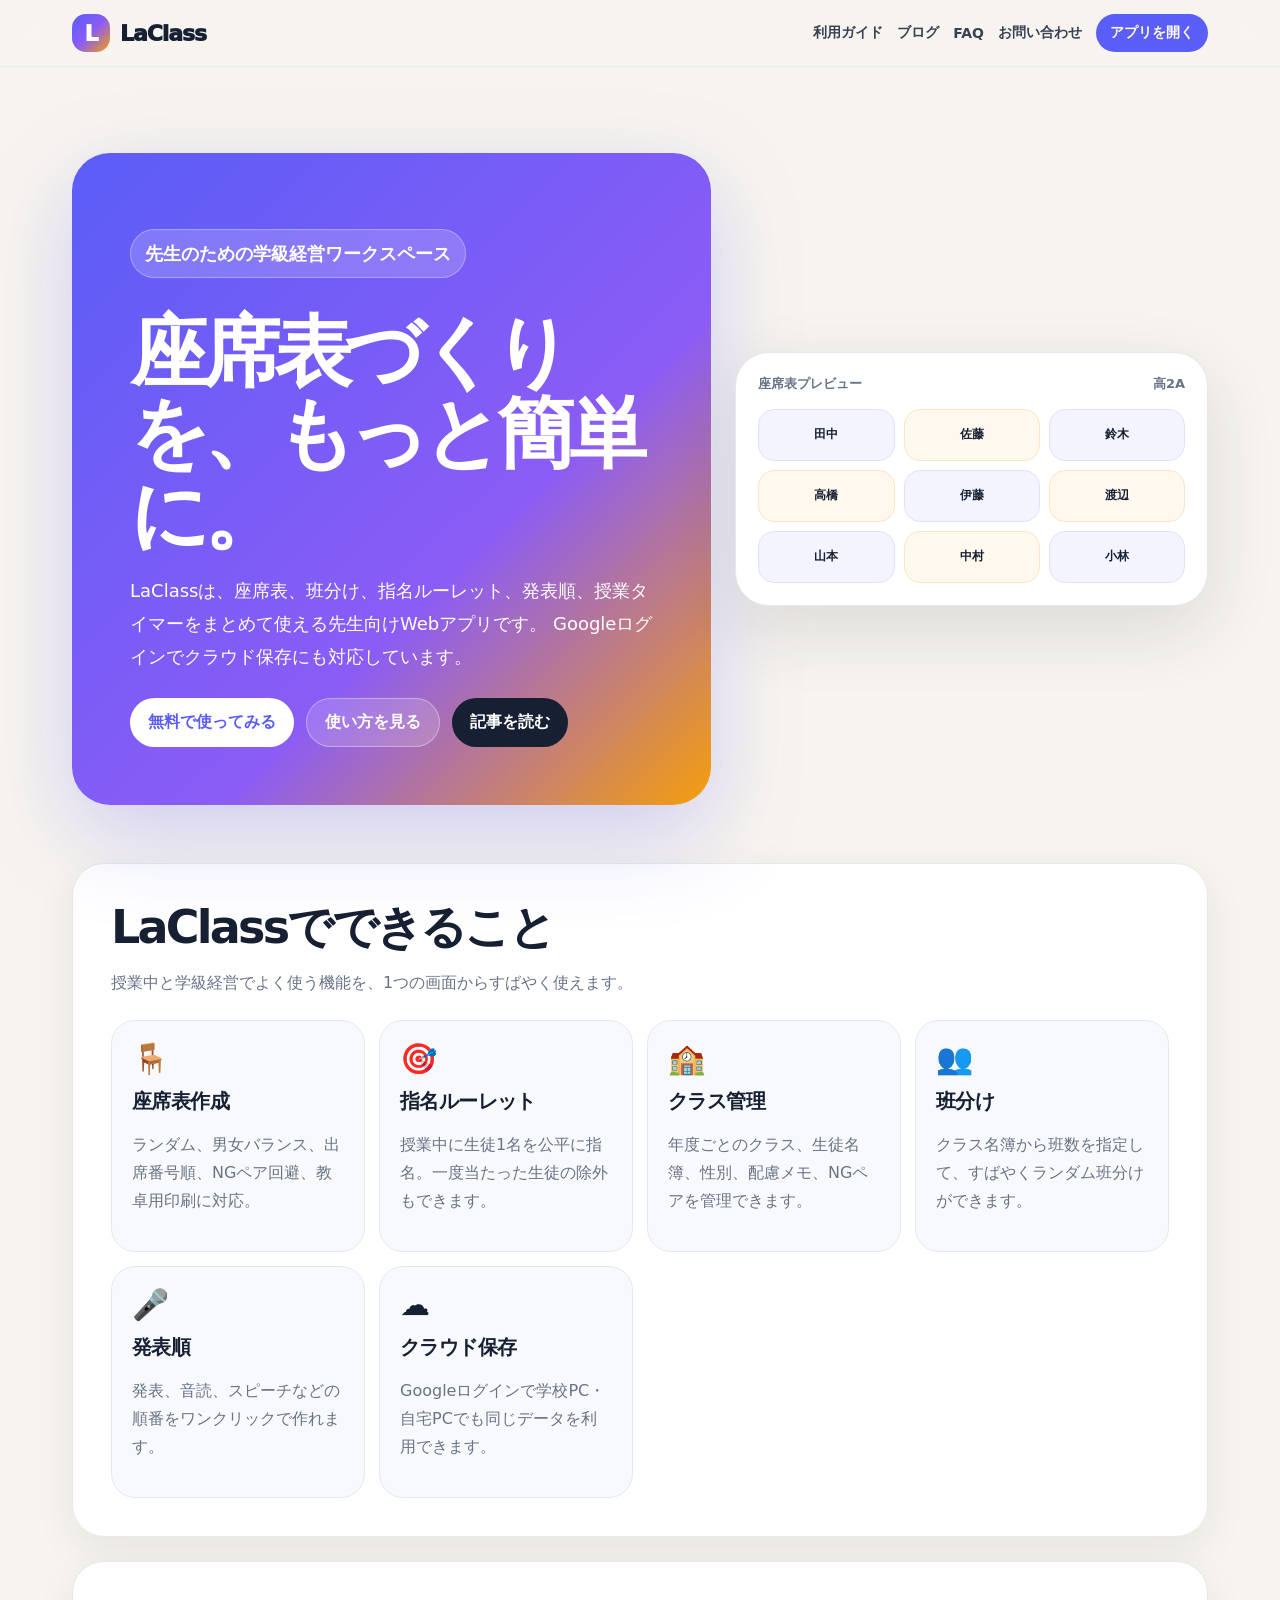
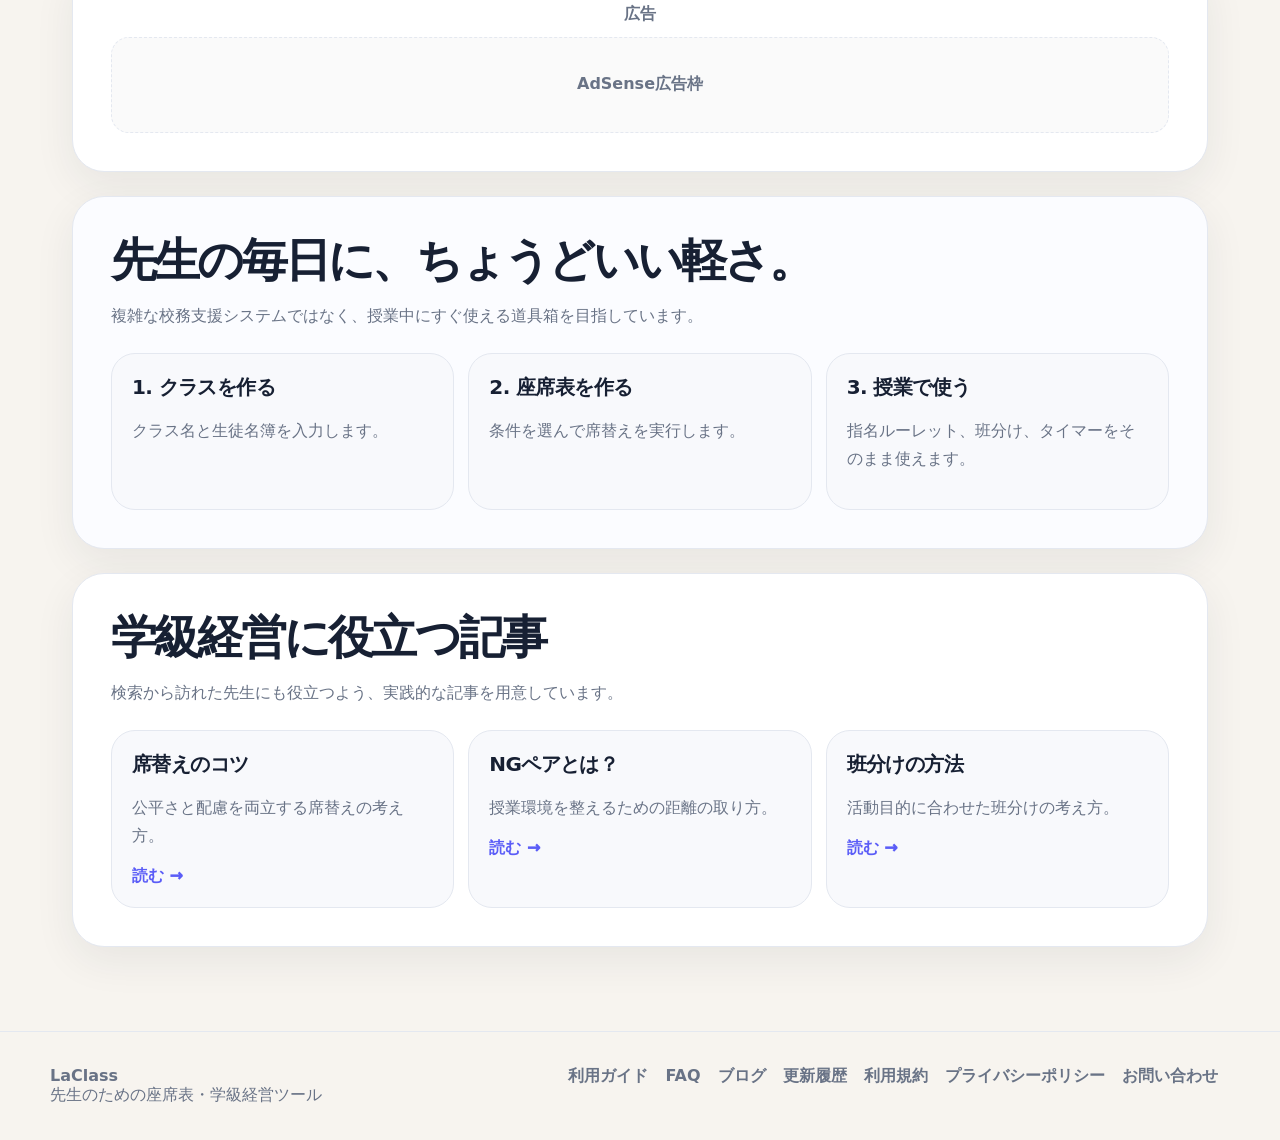
<file: index.html>
<!DOCTYPE html>
<html lang="ja">
<head>
  <meta charset="UTF-8" />
  <meta name="viewport" content="width=device-width, initial-scale=1.0" />

  <title>LaClass｜先生のための座席表・学級経営ツール</title>
  <meta name="description" content="LaClass（ラクラス）は、座席表、班分け、指名ルーレット、発表順、授業タイマーをまとめて使える先生向けWebアプリです。Googleログインとクラウド保存に対応しています。" />
  <meta name="google-site-verification" content="ここにSearch Consoleの認証コード" />
  <meta property="og:title" content="LaClass｜先生のための座席表・学級経営ツール" />
  <meta property="og:description" content="座席表、班分け、指名ルーレット、発表順、授業タイマーをブラウザで簡単に使える先生向けツール。" />
  <meta property="og:type" content="website" />
  <meta name="theme-color" content="#5b5df7" />

  <!-- AdSense審査通過後、ここに広告コードを貼ります。 -->

  <link rel="stylesheet" href="style.css" />
</head>
<body class="marketing-page">
  <header class="public-header">
    <nav class="public-nav">
      <a class="public-brand" href="index.html">
        <span class="brand-mark">L</span>
        <span>LaClass</span>
      </a>
      <div class="public-links">
        <a href="guide.html">利用ガイド</a>
        <a href="blog.html">ブログ</a>
        <a href="faq.html">FAQ</a>
        <a href="contact.html">お問い合わせ</a>
        <a href="app.html" class="nav-cta">アプリを開く</a>
      </div>
    </nav>
  </header>

  <main class="public-main">
    <section class="marketing-hero">
      <div class="marketing-hero-card">
        <p class="badge">先生のための学級経営ワークスペース</p>
        <h1>座席表づくりを、もっと簡単に。</h1>
        <p>
          LaClassは、座席表、班分け、指名ルーレット、発表順、授業タイマーをまとめて使える先生向けWebアプリです。
          Googleログインでクラウド保存にも対応しています。
        </p>
        <div class="hero-actions">
          <a class="primary" href="app.html">無料で使ってみる</a>
          <a class="outline" href="guide.html">使い方を見る</a>
          <a class="dark" href="blog.html">記事を読む</a>
        </div>
      </div>

      <div class="preview-panel">
        <div class="preview-top">
          <span>座席表プレビュー</span>
          <span>高2A</span>
        </div>
        <div class="preview-grid">
          <div class="preview-seat">田中</div>
          <div class="preview-seat">佐藤</div>
          <div class="preview-seat">鈴木</div>
          <div class="preview-seat">高橋</div>
          <div class="preview-seat">伊藤</div>
          <div class="preview-seat">渡辺</div>
          <div class="preview-seat">山本</div>
          <div class="preview-seat">中村</div>
          <div class="preview-seat">小林</div>
        </div>
      </div>
    </section>

    <section class="public-section">
      <h2>LaClassでできること</h2>
      <p>授業中と学級経営でよく使う機能を、1つの画面からすばやく使えます。</p>

      <div class="feature-grid">
        <div class="feature-card"><div class="icon">🪑</div><h3>座席表作成</h3><p>ランダム、男女バランス、出席番号順、NGペア回避、教卓用印刷に対応。</p></div>
        <div class="feature-card"><div class="icon">🎯</div><h3>指名ルーレット</h3><p>授業中に生徒1名を公平に指名。一度当たった生徒の除外もできます。</p></div>
        <div class="feature-card"><div class="icon">🏫</div><h3>クラス管理</h3><p>年度ごとのクラス、生徒名簿、性別、配慮メモ、NGペアを管理できます。</p></div>
        <div class="feature-card"><div class="icon">👥</div><h3>班分け</h3><p>クラス名簿から班数を指定して、すばやくランダム班分けができます。</p></div>
        <div class="feature-card"><div class="icon">🎤</div><h3>発表順</h3><p>発表、音読、スピーチなどの順番をワンクリックで作れます。</p></div>
        <div class="feature-card"><div class="icon">☁️</div><h3>クラウド保存</h3><p>Googleログインで学校PC・自宅PCでも同じデータを利用できます。</p></div>
      </div>
    </section>

    <section class="public-section ad-section">
      <p class="ad-label">広告</p>
      <div class="ad-placeholder">AdSense広告枠</div>
    </section>

    <section class="public-section soft">
      <h2>先生の毎日に、ちょうどいい軽さ。</h2>
      <p>複雑な校務支援システムではなく、授業中にすぐ使える道具箱を目指しています。</p>

      <div class="steps-grid">
        <div class="step-card"><h3>1. クラスを作る</h3><p>クラス名と生徒名簿を入力します。</p></div>
        <div class="step-card"><h3>2. 座席表を作る</h3><p>条件を選んで席替えを実行します。</p></div>
        <div class="step-card"><h3>3. 授業で使う</h3><p>指名ルーレット、班分け、タイマーをそのまま使えます。</p></div>
      </div>
    </section>

    <section class="public-section">
      <h2>学級経営に役立つ記事</h2>
      <p>検索から訪れた先生にも役立つよう、実践的な記事を用意しています。</p>

      <div class="article-grid">
        <div class="article-card"><h3>席替えのコツ</h3><p>公平さと配慮を両立する席替えの考え方。</p><a href="blog/seating.html">読む →</a></div>
        <div class="article-card"><h3>NGペアとは？</h3><p>授業環境を整えるための距離の取り方。</p><a href="blog/ngpair.html">読む →</a></div>
        <div class="article-card"><h3>班分けの方法</h3><p>活動目的に合わせた班分けの考え方。</p><a href="blog/groups.html">読む →</a></div>
      </div>
    </section>
  </main>

  <footer class="public-footer">
    <div class="public-footer-inner">
      <div>
        <strong>LaClass</strong><br>
        <span>先生のための座席表・学級経営ツール</span>
      </div>
      <div>
        <a href="guide.html">利用ガイド</a>
        <a href="faq.html">FAQ</a>
        <a href="blog.html">ブログ</a>
        <a href="updates.html">更新履歴</a>
        <a href="terms.html">利用規約</a>
        <a href="privacy.html">プライバシーポリシー</a>
        <a href="contact.html">お問い合わせ</a>
      </div>
    </div>
  </footer>
</body>
</html>
</file>
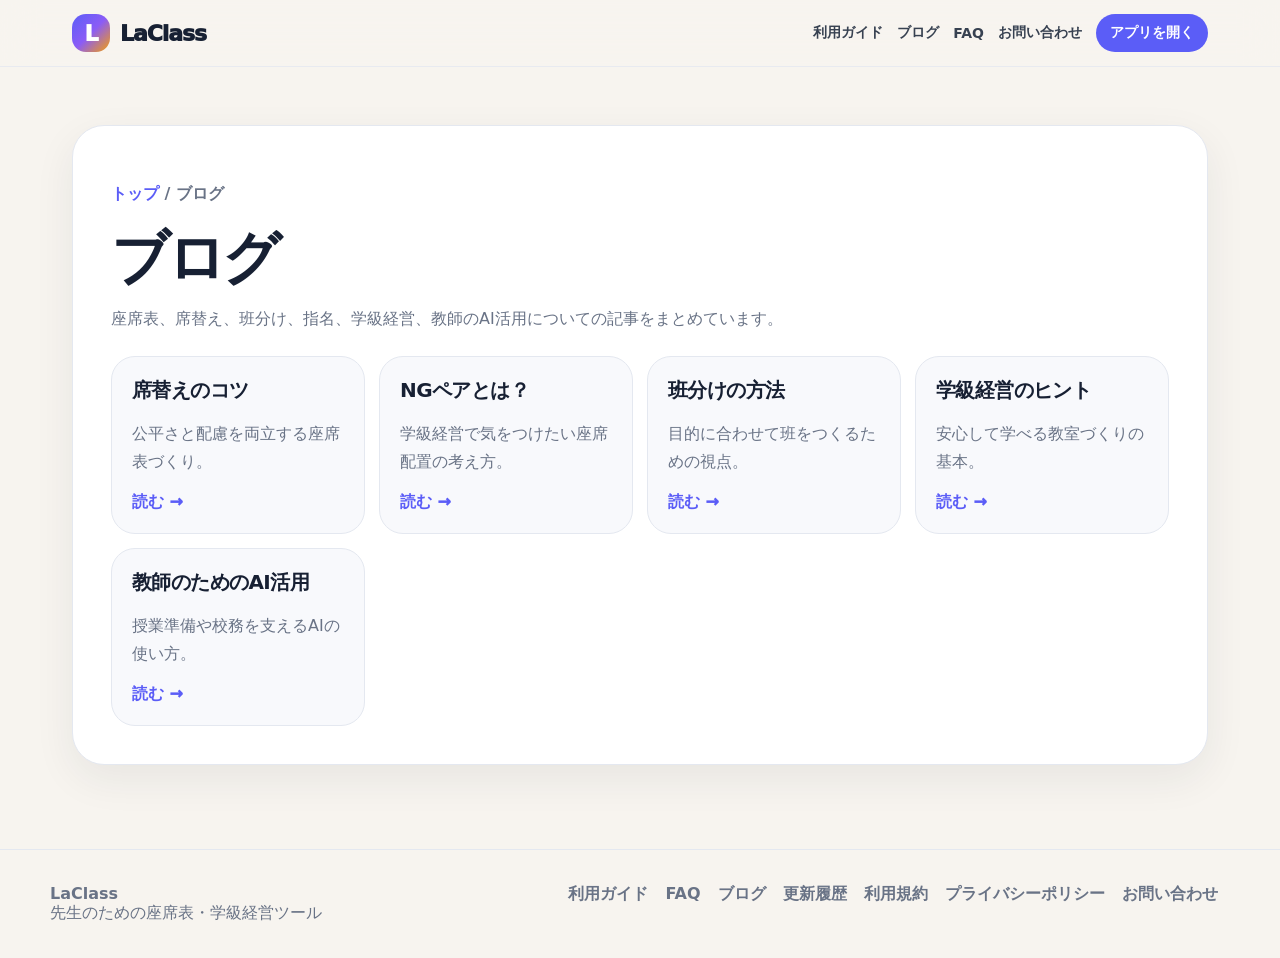
<file: blog.html>
<!DOCTYPE html>
<html lang="ja">
<head>
  <meta charset="UTF-8" />
  <meta name="viewport" content="width=device-width, initial-scale=1.0" />
  <title>ブログ｜LaClass</title>
  <meta name="description" content="席替え、班分け、指名、学級経営、教師のAI活用についての記事一覧です。" />
  <link rel="stylesheet" href="style.css" />
</head>
<body class="marketing-page">
  <header class="public-header">
    <nav class="public-nav">
      <a class="public-brand" href="index.html"><span class="brand-mark">L</span><span>LaClass</span></a>
      <div class="public-links">
        <a href="guide.html">利用ガイド</a>
        <a href="blog.html">ブログ</a>
        <a href="faq.html">FAQ</a>
        <a href="contact.html">お問い合わせ</a>
        <a href="app.html" class="nav-cta">アプリを開く</a>
      </div>
    </nav>
  </header>
  <main class="public-main">
    <section class="public-section"><p class="breadcrumb"><a href="index.html">トップ</a> / ブログ</p><h1>ブログ</h1><p>座席表、席替え、班分け、指名、学級経営、教師のAI活用についての記事をまとめています。</p><div class="article-grid"><div class="article-card"><h3>席替えのコツ</h3><p>公平さと配慮を両立する座席表づくり。</p><a href="blog/seating.html">読む →</a></div><div class="article-card"><h3>NGペアとは？</h3><p>学級経営で気をつけたい座席配置の考え方。</p><a href="blog/ngpair.html">読む →</a></div><div class="article-card"><h3>班分けの方法</h3><p>目的に合わせて班をつくるための視点。</p><a href="blog/groups.html">読む →</a></div><div class="article-card"><h3>学級経営のヒント</h3><p>安心して学べる教室づくりの基本。</p><a href="blog/classroom.html">読む →</a></div><div class="article-card"><h3>教師のためのAI活用</h3><p>授業準備や校務を支えるAIの使い方。</p><a href="blog/ai.html">読む →</a></div></div></section>
  </main>
  <footer class="public-footer">
    <div class="public-footer-inner">
      <div><strong>LaClass</strong><br><span>先生のための座席表・学級経営ツール</span></div>
      <div>
        <a href="guide.html">利用ガイド</a>
        <a href="faq.html">FAQ</a>
        <a href="blog.html">ブログ</a>
        <a href="updates.html">更新履歴</a>
        <a href="terms.html">利用規約</a>
        <a href="privacy.html">プライバシーポリシー</a>
        <a href="contact.html">お問い合わせ</a>
      </div>
    </div>
  </footer>
</body>
</html>
</file>
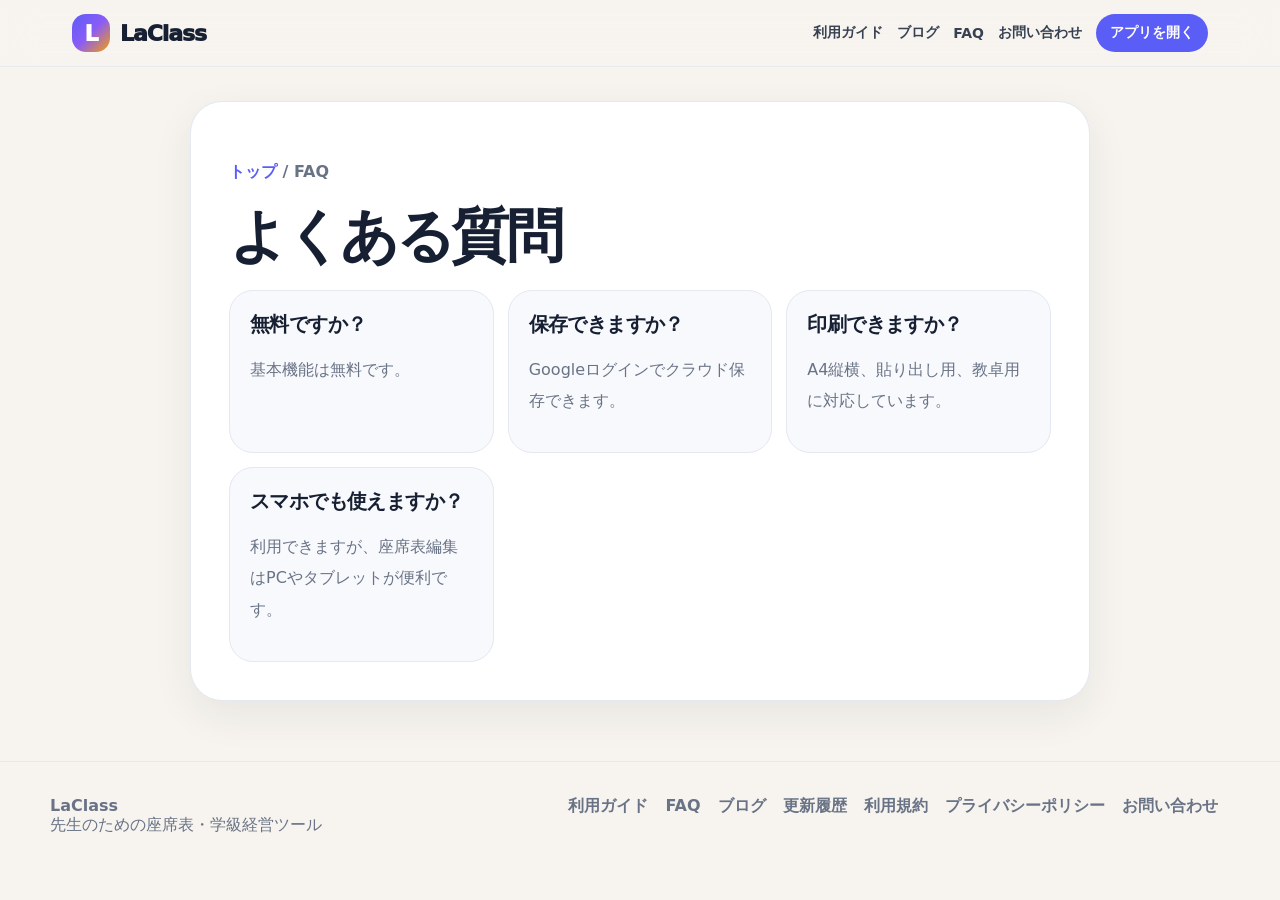
<file: faq.html>
<!DOCTYPE html>
<html lang="ja">
<head>
  <meta charset="UTF-8" />
  <meta name="viewport" content="width=device-width, initial-scale=1.0" />
  <title>FAQ｜LaClass</title>
  <meta name="description" content="LaClassのよくある質問です。" />
  <link rel="stylesheet" href="style.css" />
</head>
<body class="marketing-page">
  <header class="public-header">
    <nav class="public-nav">
      <a class="public-brand" href="index.html"><span class="brand-mark">L</span><span>LaClass</span></a>
      <div class="public-links">
        <a href="guide.html">利用ガイド</a>
        <a href="blog.html">ブログ</a>
        <a href="faq.html">FAQ</a>
        <a href="contact.html">お問い合わせ</a>
        <a href="app.html" class="nav-cta">アプリを開く</a>
      </div>
    </nav>
  </header>
  <main class="public-main">
    <section class="public-section legal-layout"><p class="breadcrumb"><a href="index.html">トップ</a> / FAQ</p><h1>よくある質問</h1><div class="faq-grid"><div class="faq-card"><h3>無料ですか？</h3><p>基本機能は無料です。</p></div><div class="faq-card"><h3>保存できますか？</h3><p>Googleログインでクラウド保存できます。</p></div><div class="faq-card"><h3>印刷できますか？</h3><p>A4縦横、貼り出し用、教卓用に対応しています。</p></div><div class="faq-card"><h3>スマホでも使えますか？</h3><p>利用できますが、座席表編集はPCやタブレットが便利です。</p></div></div></section>
  </main>
  <footer class="public-footer">
    <div class="public-footer-inner">
      <div><strong>LaClass</strong><br><span>先生のための座席表・学級経営ツール</span></div>
      <div>
        <a href="guide.html">利用ガイド</a>
        <a href="faq.html">FAQ</a>
        <a href="blog.html">ブログ</a>
        <a href="updates.html">更新履歴</a>
        <a href="terms.html">利用規約</a>
        <a href="privacy.html">プライバシーポリシー</a>
        <a href="contact.html">お問い合わせ</a>
      </div>
    </div>
  </footer>
</body>
</html>
</file>
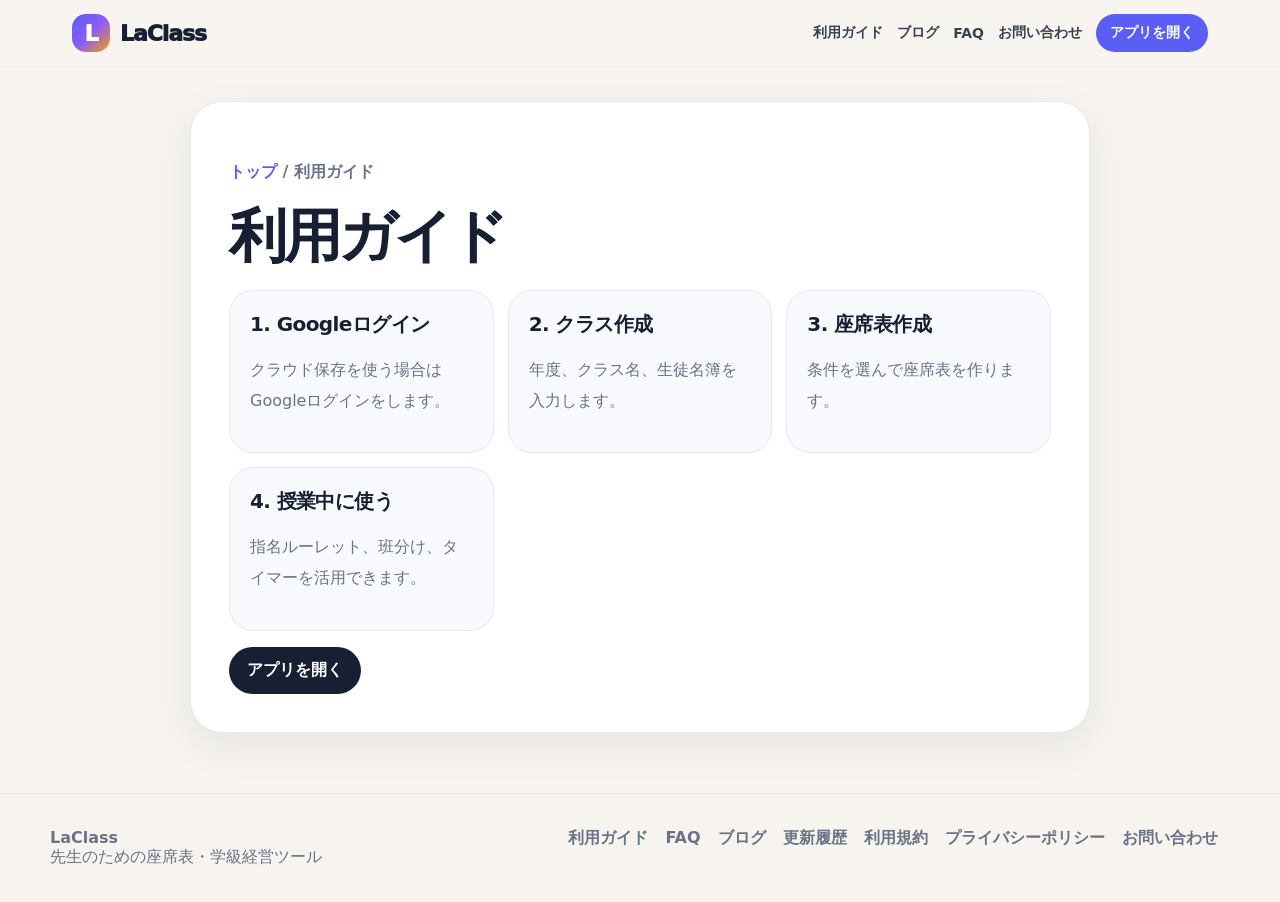
<file: guide.html>
<!DOCTYPE html>
<html lang="ja">
<head>
  <meta charset="UTF-8" />
  <meta name="viewport" content="width=device-width, initial-scale=1.0" />
  <title>利用ガイド｜LaClass</title>
  <meta name="description" content="LaClassの使い方を説明します。" />
  <link rel="stylesheet" href="style.css" />
</head>
<body class="marketing-page">
  <header class="public-header">
    <nav class="public-nav">
      <a class="public-brand" href="index.html"><span class="brand-mark">L</span><span>LaClass</span></a>
      <div class="public-links">
        <a href="guide.html">利用ガイド</a>
        <a href="blog.html">ブログ</a>
        <a href="faq.html">FAQ</a>
        <a href="contact.html">お問い合わせ</a>
        <a href="app.html" class="nav-cta">アプリを開く</a>
      </div>
    </nav>
  </header>
  <main class="public-main">
    <section class="public-section legal-layout"><p class="breadcrumb"><a href="index.html">トップ</a> / 利用ガイド</p><h1>利用ガイド</h1><div class="steps-grid"><div class="step-card"><h3>1. Googleログイン</h3><p>クラウド保存を使う場合はGoogleログインをします。</p></div><div class="step-card"><h3>2. クラス作成</h3><p>年度、クラス名、生徒名簿を入力します。</p></div><div class="step-card"><h3>3. 座席表作成</h3><p>条件を選んで座席表を作ります。</p></div><div class="step-card"><h3>4. 授業中に使う</h3><p>指名ルーレット、班分け、タイマーを活用できます。</p></div></div><div class="actions"><a class="public-button dark" href="app.html">アプリを開く</a></div></section>
  </main>
  <footer class="public-footer">
    <div class="public-footer-inner">
      <div><strong>LaClass</strong><br><span>先生のための座席表・学級経営ツール</span></div>
      <div>
        <a href="guide.html">利用ガイド</a>
        <a href="faq.html">FAQ</a>
        <a href="blog.html">ブログ</a>
        <a href="updates.html">更新履歴</a>
        <a href="terms.html">利用規約</a>
        <a href="privacy.html">プライバシーポリシー</a>
        <a href="contact.html">お問い合わせ</a>
      </div>
    </div>
  </footer>
</body>
</html>
</file>
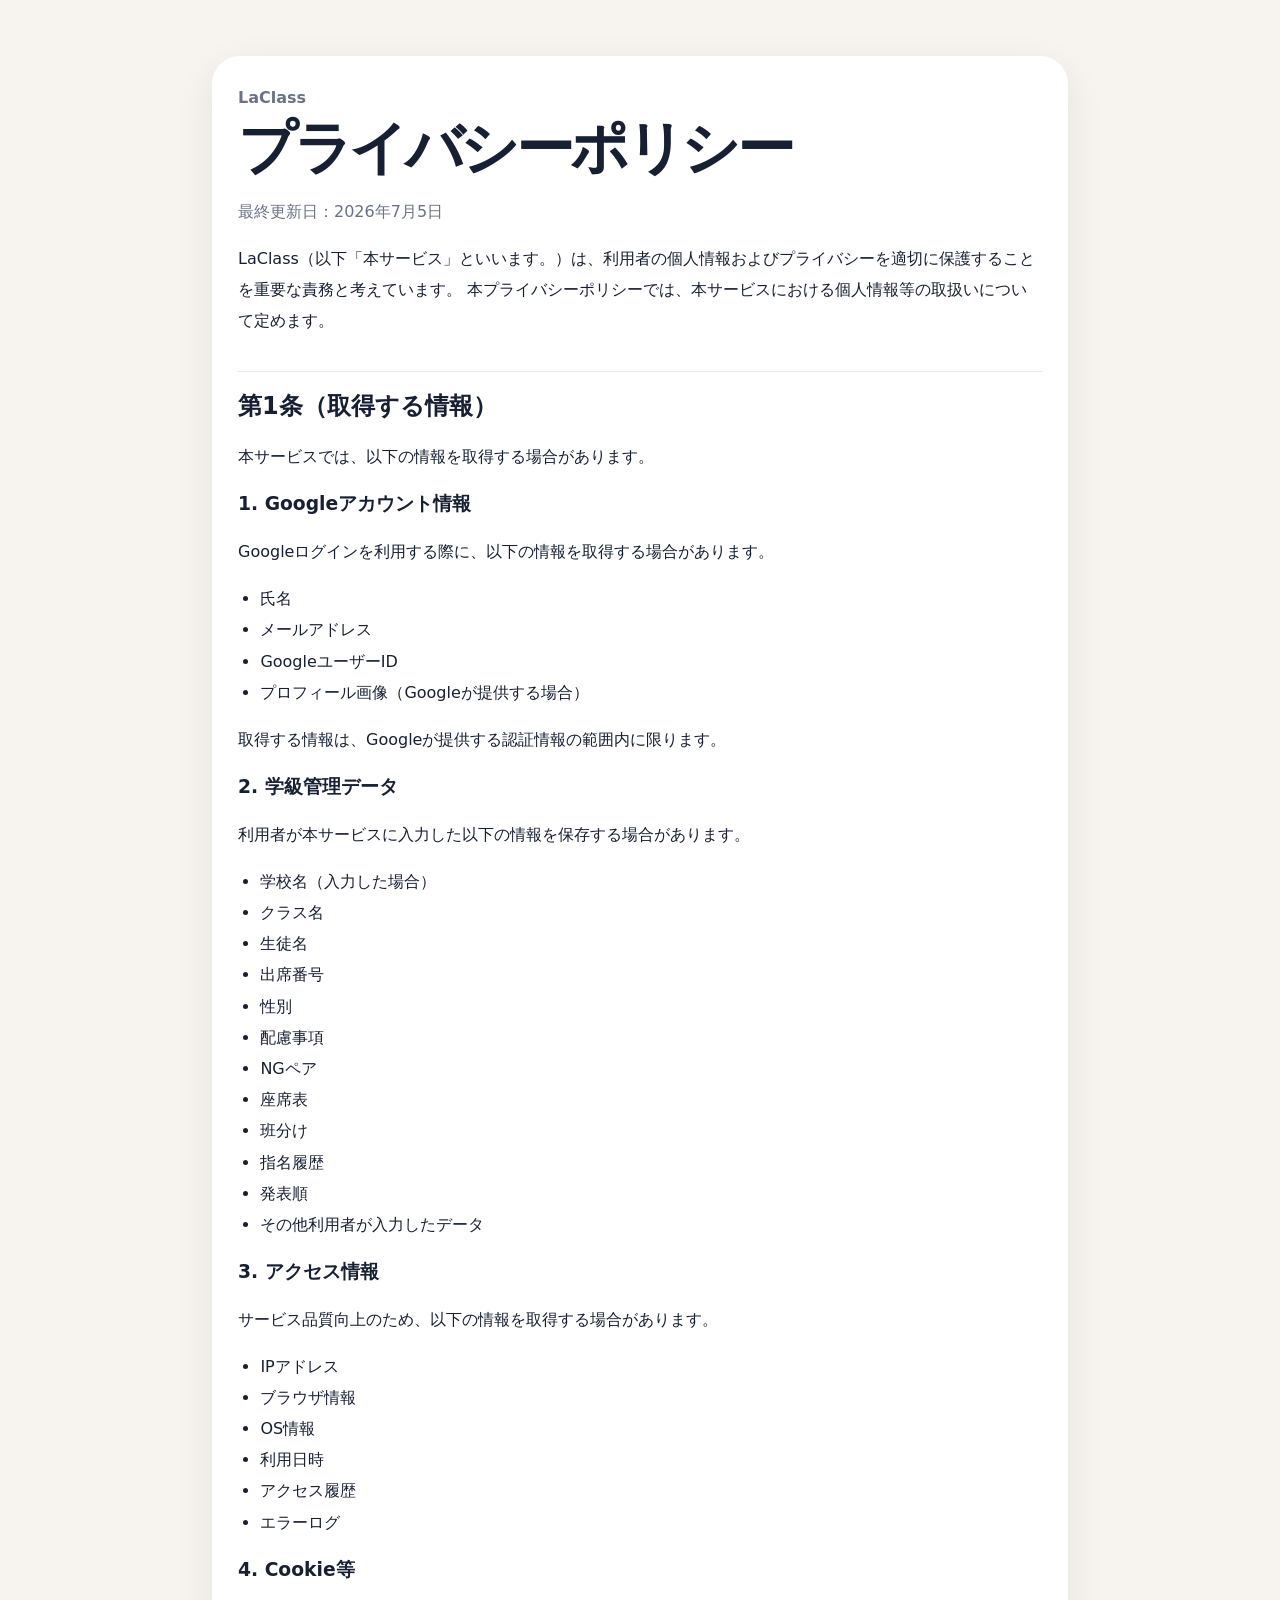
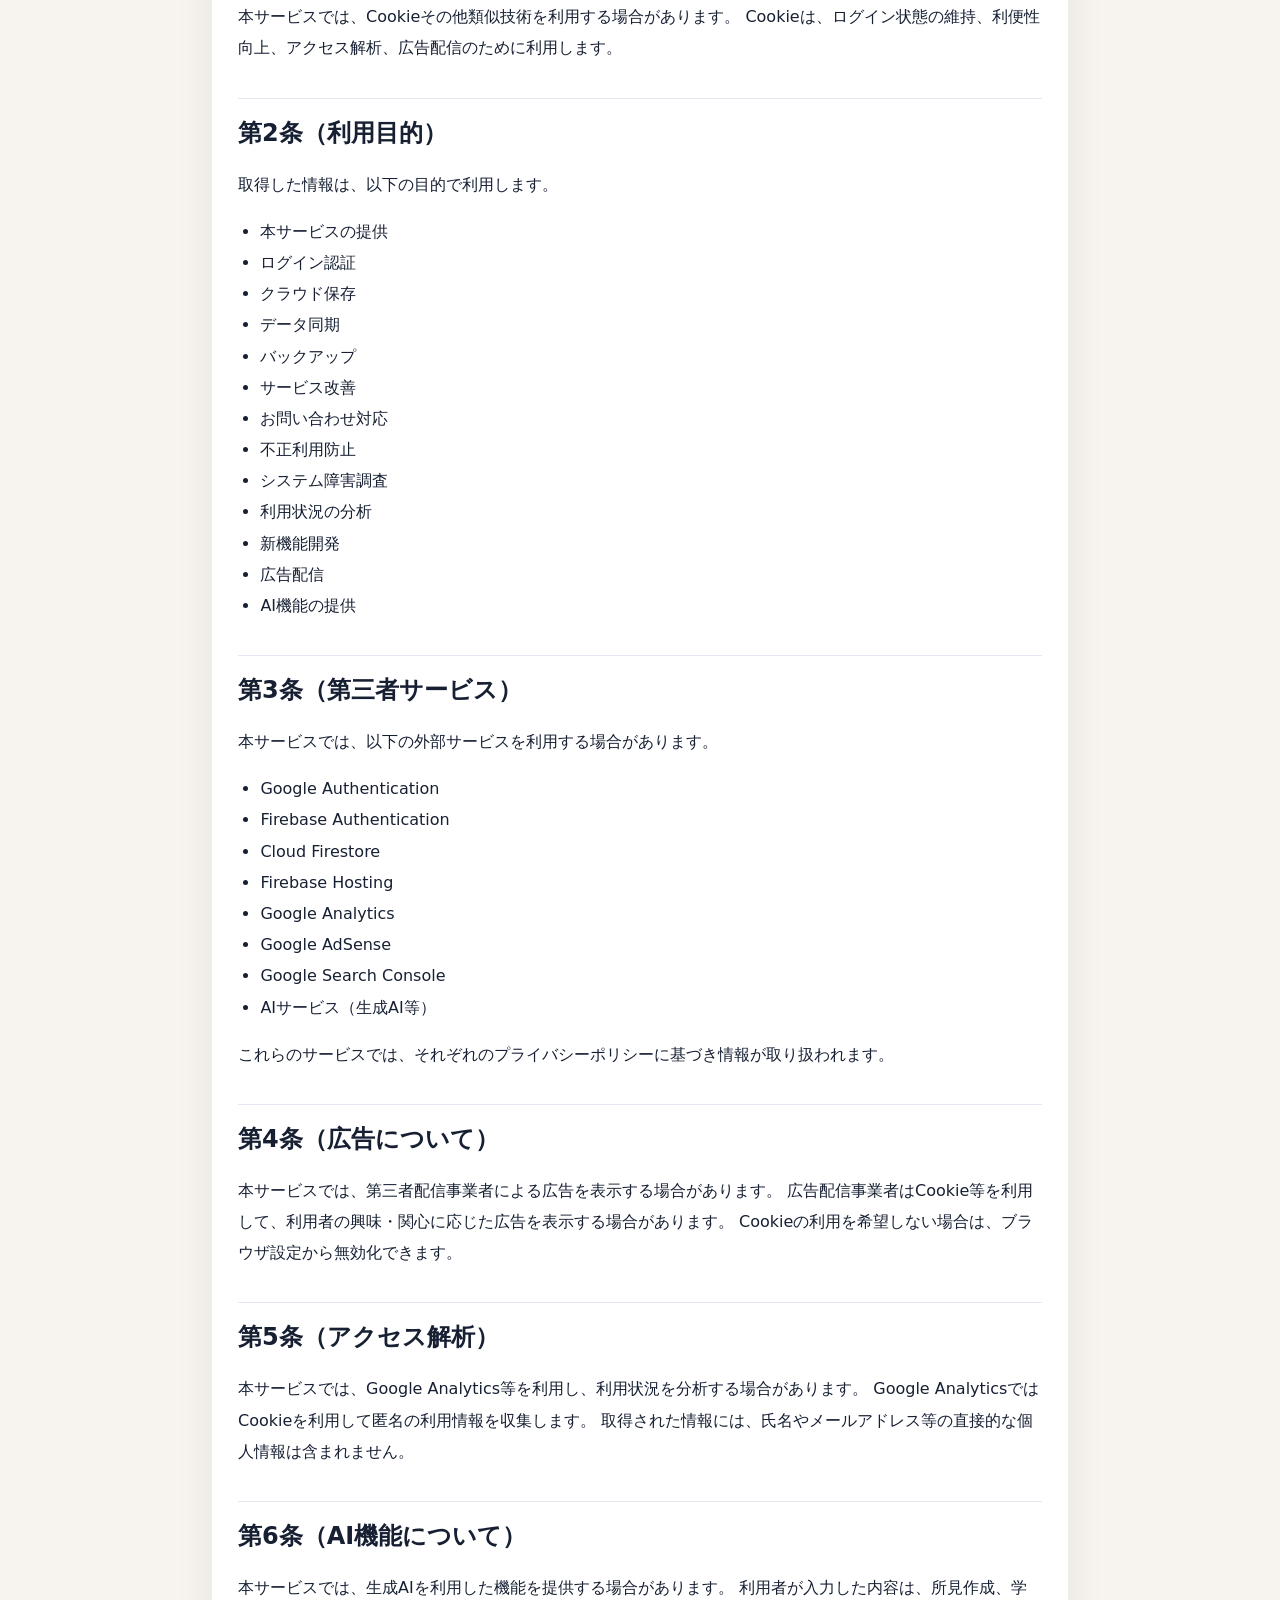
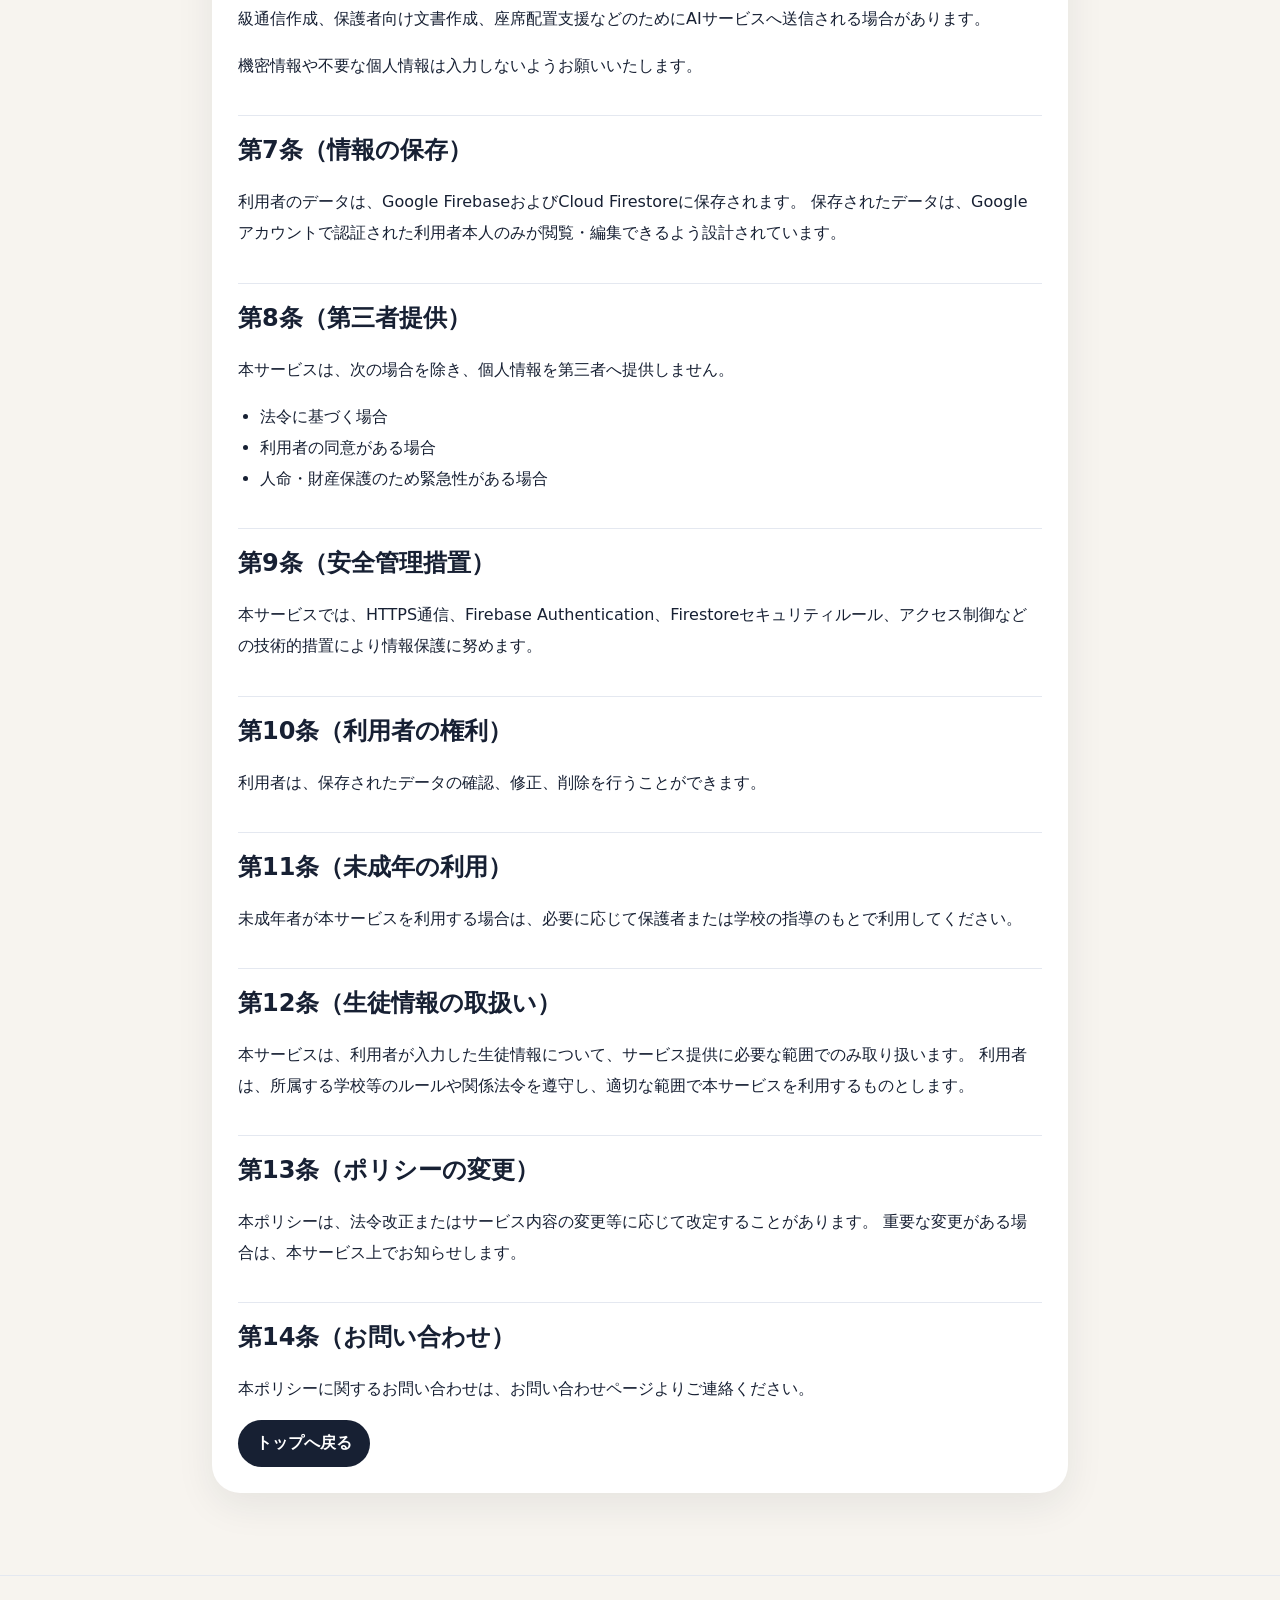
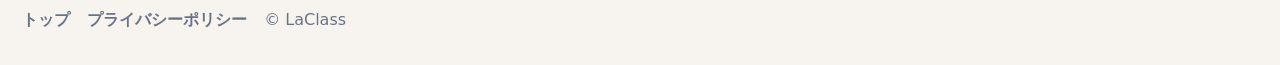
<file: privacy.html>
<!DOCTYPE html>
<html lang="ja">
<head>
  <meta charset="UTF-8" />
  <meta name="viewport" content="width=device-width, initial-scale=1.0" />
  <title>プライバシーポリシー｜LaClass</title>
  <meta name="description" content="LaClass（ラクラス）のプライバシーポリシーです。Googleログイン、Firebase、Cloud Firestore、広告、アクセス解析、AI機能に関する個人情報等の取扱いについて説明します。" />
  <link rel="stylesheet" href="style.css" />
</head>
<body class="marketing-page">
  <main class="public-main legal-layout">
    <section class="section">
      <p class="eyebrow">LaClass</p>
      <h1>プライバシーポリシー</h1>
      <p class="muted">最終更新日：2026年7月5日</p>

      <p>
        LaClass（以下「本サービス」といいます。）は、利用者の個人情報およびプライバシーを適切に保護することを重要な責務と考えています。
        本プライバシーポリシーでは、本サービスにおける個人情報等の取扱いについて定めます。
      </p>

      <h2>第1条（取得する情報）</h2>
      <p>本サービスでは、以下の情報を取得する場合があります。</p>

      <h3>1. Googleアカウント情報</h3>
      <p>Googleログインを利用する際に、以下の情報を取得する場合があります。</p>
      <ul>
        <li>氏名</li>
        <li>メールアドレス</li>
        <li>GoogleユーザーID</li>
        <li>プロフィール画像（Googleが提供する場合）</li>
      </ul>
      <p>取得する情報は、Googleが提供する認証情報の範囲内に限ります。</p>

      <h3>2. 学級管理データ</h3>
      <p>利用者が本サービスに入力した以下の情報を保存する場合があります。</p>
      <ul>
        <li>学校名（入力した場合）</li>
        <li>クラス名</li>
        <li>生徒名</li>
        <li>出席番号</li>
        <li>性別</li>
        <li>配慮事項</li>
        <li>NGペア</li>
        <li>座席表</li>
        <li>班分け</li>
        <li>指名履歴</li>
        <li>発表順</li>
        <li>その他利用者が入力したデータ</li>
      </ul>

      <h3>3. アクセス情報</h3>
      <p>サービス品質向上のため、以下の情報を取得する場合があります。</p>
      <ul>
        <li>IPアドレス</li>
        <li>ブラウザ情報</li>
        <li>OS情報</li>
        <li>利用日時</li>
        <li>アクセス履歴</li>
        <li>エラーログ</li>
      </ul>

      <h3>4. Cookie等</h3>
      <p>
        本サービスでは、Cookieその他類似技術を利用する場合があります。
        Cookieは、ログイン状態の維持、利便性向上、アクセス解析、広告配信のために利用します。
      </p>

      <h2>第2条（利用目的）</h2>
      <p>取得した情報は、以下の目的で利用します。</p>
      <ul>
        <li>本サービスの提供</li>
        <li>ログイン認証</li>
        <li>クラウド保存</li>
        <li>データ同期</li>
        <li>バックアップ</li>
        <li>サービス改善</li>
        <li>お問い合わせ対応</li>
        <li>不正利用防止</li>
        <li>システム障害調査</li>
        <li>利用状況の分析</li>
        <li>新機能開発</li>
        <li>広告配信</li>
        <li>AI機能の提供</li>
      </ul>

      <h2>第3条（第三者サービス）</h2>
      <p>本サービスでは、以下の外部サービスを利用する場合があります。</p>
      <ul>
        <li>Google Authentication</li>
        <li>Firebase Authentication</li>
        <li>Cloud Firestore</li>
        <li>Firebase Hosting</li>
        <li>Google Analytics</li>
        <li>Google AdSense</li>
        <li>Google Search Console</li>
        <li>AIサービス（生成AI等）</li>
      </ul>
      <p>これらのサービスでは、それぞれのプライバシーポリシーに基づき情報が取り扱われます。</p>

      <h2>第4条（広告について）</h2>
      <p>
        本サービスでは、第三者配信事業者による広告を表示する場合があります。
        広告配信事業者はCookie等を利用して、利用者の興味・関心に応じた広告を表示する場合があります。
        Cookieの利用を希望しない場合は、ブラウザ設定から無効化できます。
      </p>

      <h2>第5条（アクセス解析）</h2>
      <p>
        本サービスでは、Google Analytics等を利用し、利用状況を分析する場合があります。
        Google AnalyticsではCookieを利用して匿名の利用情報を収集します。
        取得された情報には、氏名やメールアドレス等の直接的な個人情報は含まれません。
      </p>

      <h2>第6条（AI機能について）</h2>
      <p>
        本サービスでは、生成AIを利用した機能を提供する場合があります。
        利用者が入力した内容は、所見作成、学級通信作成、保護者向け文書作成、座席配置支援などのためにAIサービスへ送信される場合があります。
      </p>
      <p>
        機密情報や不要な個人情報は入力しないようお願いいたします。
      </p>

      <h2>第7条（情報の保存）</h2>
      <p>
        利用者のデータは、Google FirebaseおよびCloud Firestoreに保存されます。
        保存されたデータは、Googleアカウントで認証された利用者本人のみが閲覧・編集できるよう設計されています。
      </p>

      <h2>第8条（第三者提供）</h2>
      <p>本サービスは、次の場合を除き、個人情報を第三者へ提供しません。</p>
      <ul>
        <li>法令に基づく場合</li>
        <li>利用者の同意がある場合</li>
        <li>人命・財産保護のため緊急性がある場合</li>
      </ul>

      <h2>第9条（安全管理措置）</h2>
      <p>
        本サービスでは、HTTPS通信、Firebase Authentication、Firestoreセキュリティルール、アクセス制御などの技術的措置により情報保護に努めます。
      </p>

      <h2>第10条（利用者の権利）</h2>
      <p>利用者は、保存されたデータの確認、修正、削除を行うことができます。</p>

      <h2>第11条（未成年の利用）</h2>
      <p>未成年者が本サービスを利用する場合は、必要に応じて保護者または学校の指導のもとで利用してください。</p>

      <h2>第12条（生徒情報の取扱い）</h2>
      <p>
        本サービスは、利用者が入力した生徒情報について、サービス提供に必要な範囲でのみ取り扱います。
        利用者は、所属する学校等のルールや関係法令を遵守し、適切な範囲で本サービスを利用するものとします。
      </p>

      <h2>第13条（ポリシーの変更）</h2>
      <p>
        本ポリシーは、法令改正またはサービス内容の変更等に応じて改定することがあります。
        重要な変更がある場合は、本サービス上でお知らせします。
      </p>

      <h2>第14条（お問い合わせ）</h2>
      <p>
        本ポリシーに関するお問い合わせは、お問い合わせページよりご連絡ください。
      </p>

      <div class="actions">
        <a class="public-button dark" href="index.html">トップへ戻る</a>
      </div>
    </section>
  </main>

  <footer class="public-footer">
    <a href="index.html">トップ</a>
    <a href="privacy.html">プライバシーポリシー</a>
    <span>© LaClass</span>
  </footer>
</body>
</html>
</file>
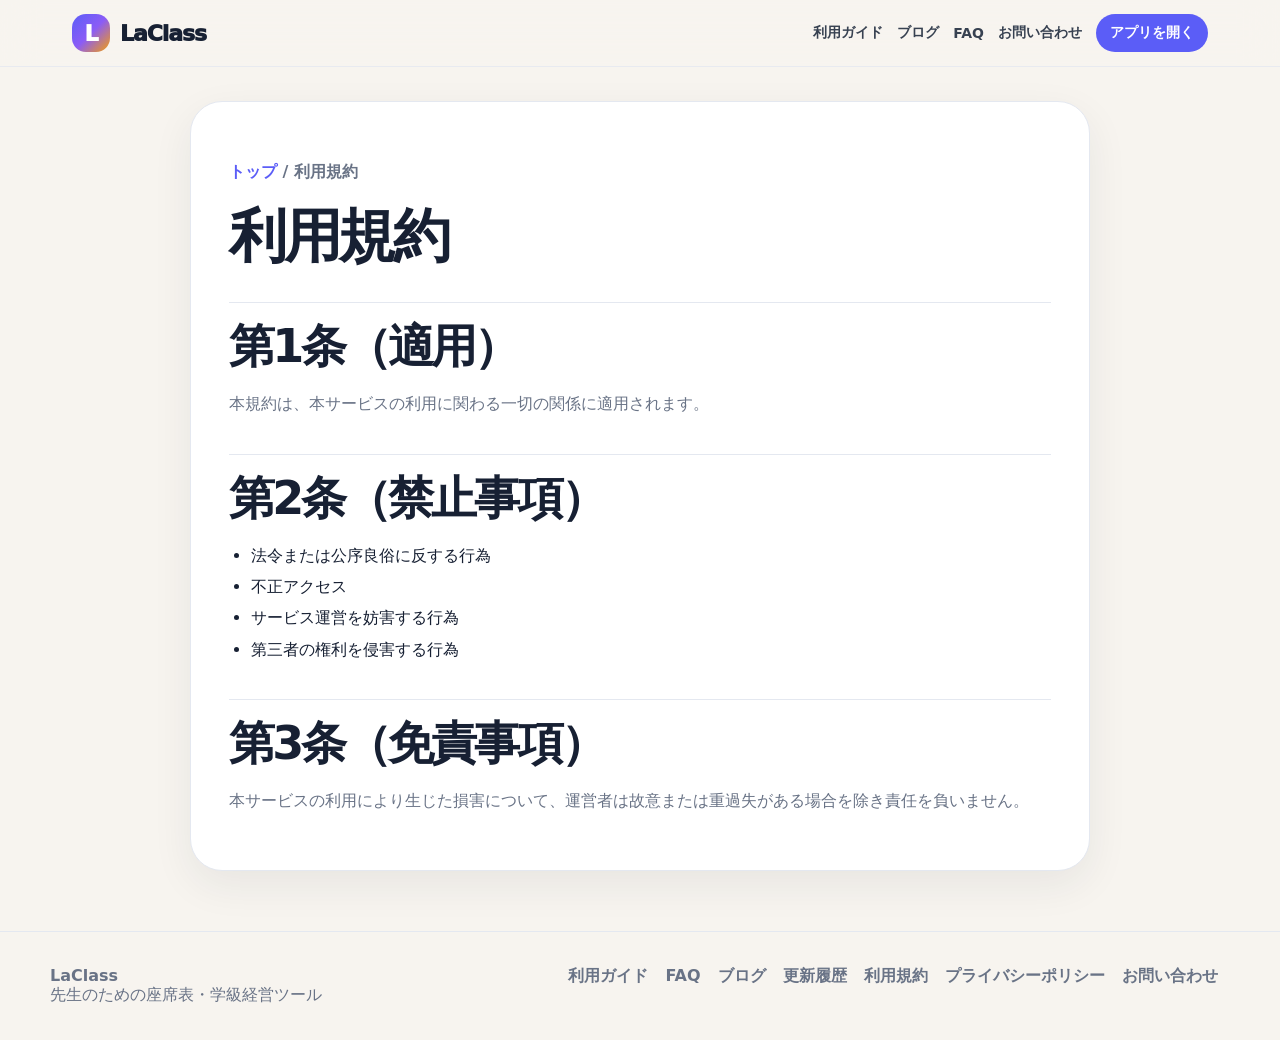
<file: terms.html>
<!DOCTYPE html>
<html lang="ja">
<head>
  <meta charset="UTF-8" />
  <meta name="viewport" content="width=device-width, initial-scale=1.0" />
  <title>利用規約｜LaClass</title>
  <meta name="description" content="LaClassの利用規約です。" />
  <link rel="stylesheet" href="style.css" />
</head>
<body class="marketing-page">
  <header class="public-header">
    <nav class="public-nav">
      <a class="public-brand" href="index.html"><span class="brand-mark">L</span><span>LaClass</span></a>
      <div class="public-links">
        <a href="guide.html">利用ガイド</a>
        <a href="blog.html">ブログ</a>
        <a href="faq.html">FAQ</a>
        <a href="contact.html">お問い合わせ</a>
        <a href="app.html" class="nav-cta">アプリを開く</a>
      </div>
    </nav>
  </header>
  <main class="public-main">
    <section class="public-section legal-layout"><p class="breadcrumb"><a href="index.html">トップ</a> / 利用規約</p><h1>利用規約</h1><h2>第1条（適用）</h2><p>本規約は、本サービスの利用に関わる一切の関係に適用されます。</p><h2>第2条（禁止事項）</h2><ul><li>法令または公序良俗に反する行為</li><li>不正アクセス</li><li>サービス運営を妨害する行為</li><li>第三者の権利を侵害する行為</li></ul><h2>第3条（免責事項）</h2><p>本サービスの利用により生じた損害について、運営者は故意または重過失がある場合を除き責任を負いません。</p></section>
  </main>
  <footer class="public-footer">
    <div class="public-footer-inner">
      <div><strong>LaClass</strong><br><span>先生のための座席表・学級経営ツール</span></div>
      <div>
        <a href="guide.html">利用ガイド</a>
        <a href="faq.html">FAQ</a>
        <a href="blog.html">ブログ</a>
        <a href="updates.html">更新履歴</a>
        <a href="terms.html">利用規約</a>
        <a href="privacy.html">プライバシーポリシー</a>
        <a href="contact.html">お問い合わせ</a>
      </div>
    </div>
  </footer>
</body>
</html>
</file>
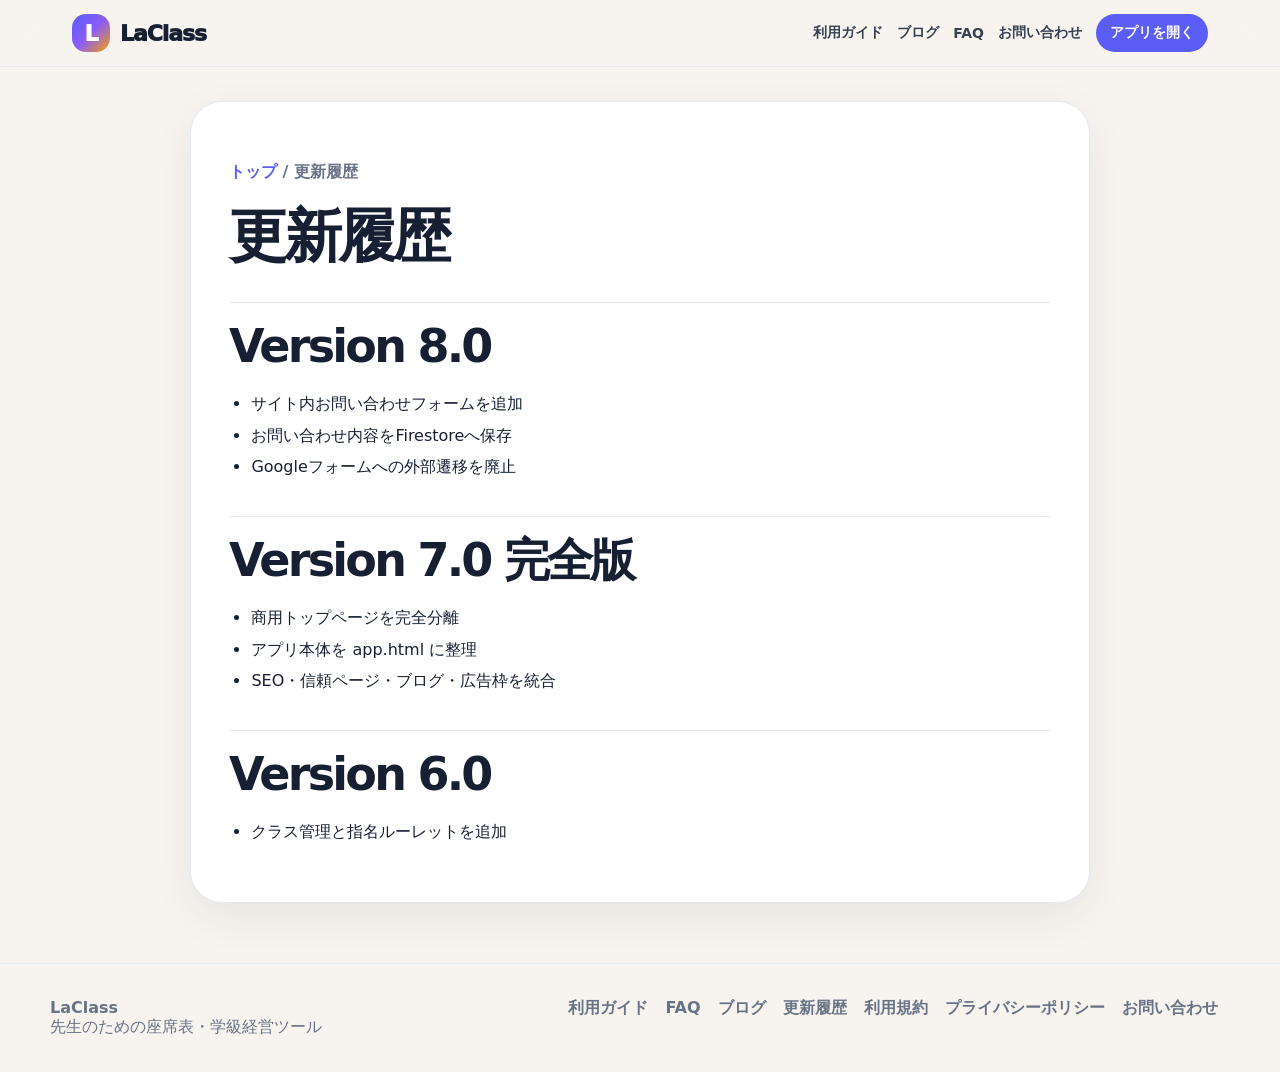
<file: updates.html>
<!DOCTYPE html>
<html lang="ja">
<head>
  <meta charset="UTF-8" />
  <meta name="viewport" content="width=device-width, initial-scale=1.0" />
  <title>更新履歴｜LaClass</title>
  <meta name="description" content="LaClassの更新履歴です。" />
  <link rel="stylesheet" href="style.css" />
</head>
<body class="marketing-page">
  <header class="public-header">
    <nav class="public-nav">
      <a class="public-brand" href="index.html"><span class="brand-mark">L</span><span>LaClass</span></a>
      <div class="public-links">
        <a href="guide.html">利用ガイド</a>
        <a href="blog.html">ブログ</a>
        <a href="faq.html">FAQ</a>
        <a href="contact.html">お問い合わせ</a>
        <a href="app.html" class="nav-cta">アプリを開く</a>
      </div>
    </nav>
  </header>
  <main class="public-main">
    <section class="public-section legal-layout"><p class="breadcrumb"><a href="index.html">トップ</a> / 更新履歴</p><h1>更新履歴</h1><h2>Version 8.0</h2><ul><li>サイト内お問い合わせフォームを追加</li><li>お問い合わせ内容をFirestoreへ保存</li><li>Googleフォームへの外部遷移を廃止</li></ul><h2>Version 7.0 完全版</h2><ul><li>商用トップページを完全分離</li><li>アプリ本体を app.html に整理</li><li>SEO・信頼ページ・ブログ・広告枠を統合</li></ul><h2>Version 6.0</h2><ul><li>クラス管理と指名ルーレットを追加</li></ul></section>
  </main>
  <footer class="public-footer">
    <div class="public-footer-inner">
      <div><strong>LaClass</strong><br><span>先生のための座席表・学級経営ツール</span></div>
      <div>
        <a href="guide.html">利用ガイド</a>
        <a href="faq.html">FAQ</a>
        <a href="blog.html">ブログ</a>
        <a href="updates.html">更新履歴</a>
        <a href="terms.html">利用規約</a>
        <a href="privacy.html">プライバシーポリシー</a>
        <a href="contact.html">お問い合わせ</a>
      </div>
    </div>
  </footer>
</body>
</html>
</file>
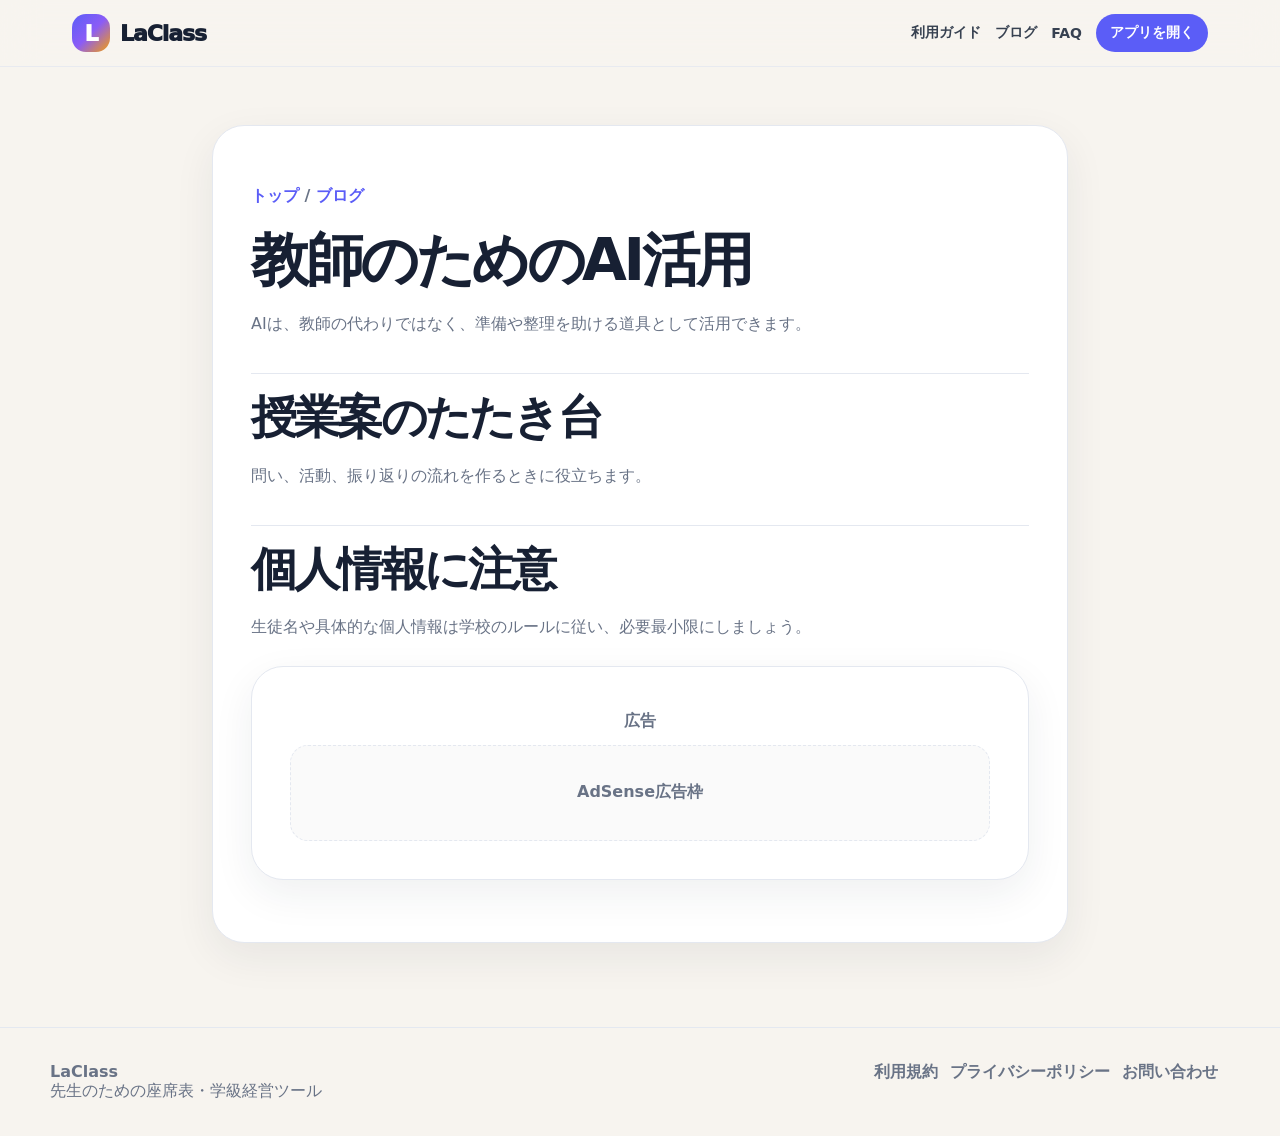
<file: blog/ai.html>
<!DOCTYPE html><html lang="ja"><head><meta charset="UTF-8"><meta name="viewport" content="width=device-width, initial-scale=1.0"><title>教師のためのAI活用｜LaClass</title><meta name="description" content="教師が授業準備や校務でAIを活用する際の考え方を紹介します。"><link rel="stylesheet" href="../style.css"></head><body class="marketing-page"><header class="public-header"><nav class="public-nav"><a class="public-brand" href="../index.html"><span class="brand-mark">L</span><span>LaClass</span></a><div class="public-links"><a href="../guide.html">利用ガイド</a><a href="../blog.html">ブログ</a><a href="../faq.html">FAQ</a><a href="../app.html" class="nav-cta">アプリを開く</a></div></nav></header><main class="public-main article-layout"><article class="public-section article-body"><p class="breadcrumb"><a href="../index.html">トップ</a> / <a href="../blog.html">ブログ</a></p><h1>教師のためのAI活用</h1><p>AIは、教師の代わりではなく、準備や整理を助ける道具として活用できます。</p><h2>授業案のたたき台</h2><p>問い、活動、振り返りの流れを作るときに役立ちます。</p><h2>個人情報に注意</h2><p>生徒名や具体的な個人情報は学校のルールに従い、必要最小限にしましょう。</p><section class="public-section ad-section"><p class="ad-label">広告</p><div class="ad-placeholder">AdSense広告枠</div></section></article></main><footer class="public-footer"><div class="public-footer-inner"><div><strong>LaClass</strong><br><span>先生のための座席表・学級経営ツール</span></div><div><a href="../terms.html">利用規約</a><a href="../privacy.html">プライバシーポリシー</a><a href="../contact.html">お問い合わせ</a></div></div></footer></body></html>
</file>
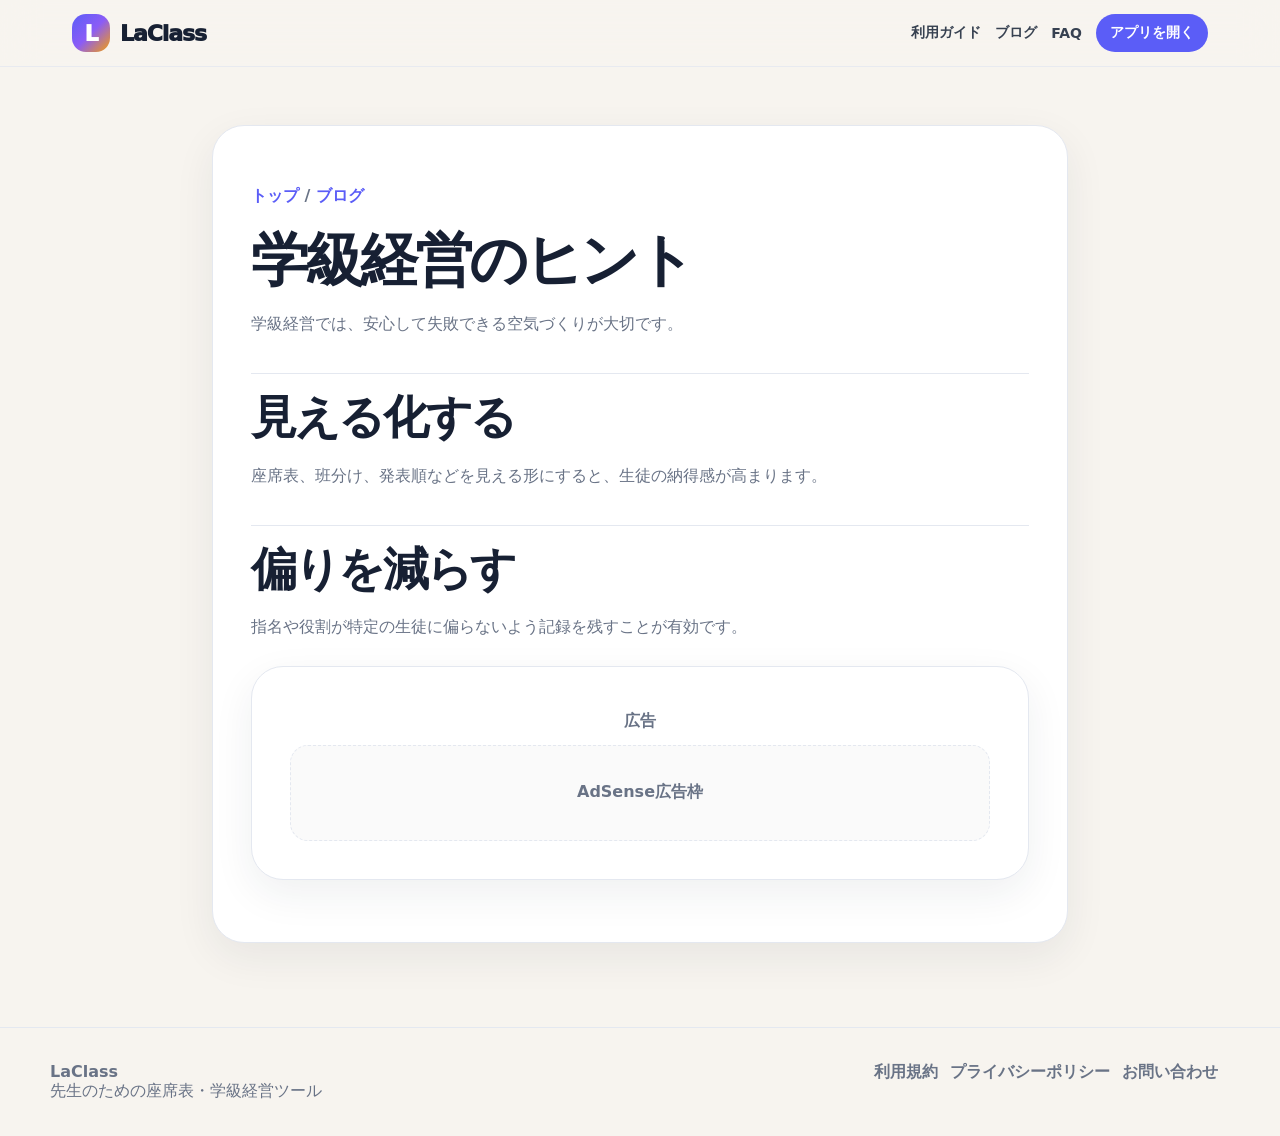
<file: blog/classroom.html>
<!DOCTYPE html><html lang="ja"><head><meta charset="UTF-8"><meta name="viewport" content="width=device-width, initial-scale=1.0"><title>学級経営のヒント｜LaClass</title><meta name="description" content="安心して学べる教室づくりの基本を紹介します。"><link rel="stylesheet" href="../style.css"></head><body class="marketing-page"><header class="public-header"><nav class="public-nav"><a class="public-brand" href="../index.html"><span class="brand-mark">L</span><span>LaClass</span></a><div class="public-links"><a href="../guide.html">利用ガイド</a><a href="../blog.html">ブログ</a><a href="../faq.html">FAQ</a><a href="../app.html" class="nav-cta">アプリを開く</a></div></nav></header><main class="public-main article-layout"><article class="public-section article-body"><p class="breadcrumb"><a href="../index.html">トップ</a> / <a href="../blog.html">ブログ</a></p><h1>学級経営のヒント</h1><p>学級経営では、安心して失敗できる空気づくりが大切です。</p><h2>見える化する</h2><p>座席表、班分け、発表順などを見える形にすると、生徒の納得感が高まります。</p><h2>偏りを減らす</h2><p>指名や役割が特定の生徒に偏らないよう記録を残すことが有効です。</p><section class="public-section ad-section"><p class="ad-label">広告</p><div class="ad-placeholder">AdSense広告枠</div></section></article></main><footer class="public-footer"><div class="public-footer-inner"><div><strong>LaClass</strong><br><span>先生のための座席表・学級経営ツール</span></div><div><a href="../terms.html">利用規約</a><a href="../privacy.html">プライバシーポリシー</a><a href="../contact.html">お問い合わせ</a></div></div></footer></body></html>
</file>
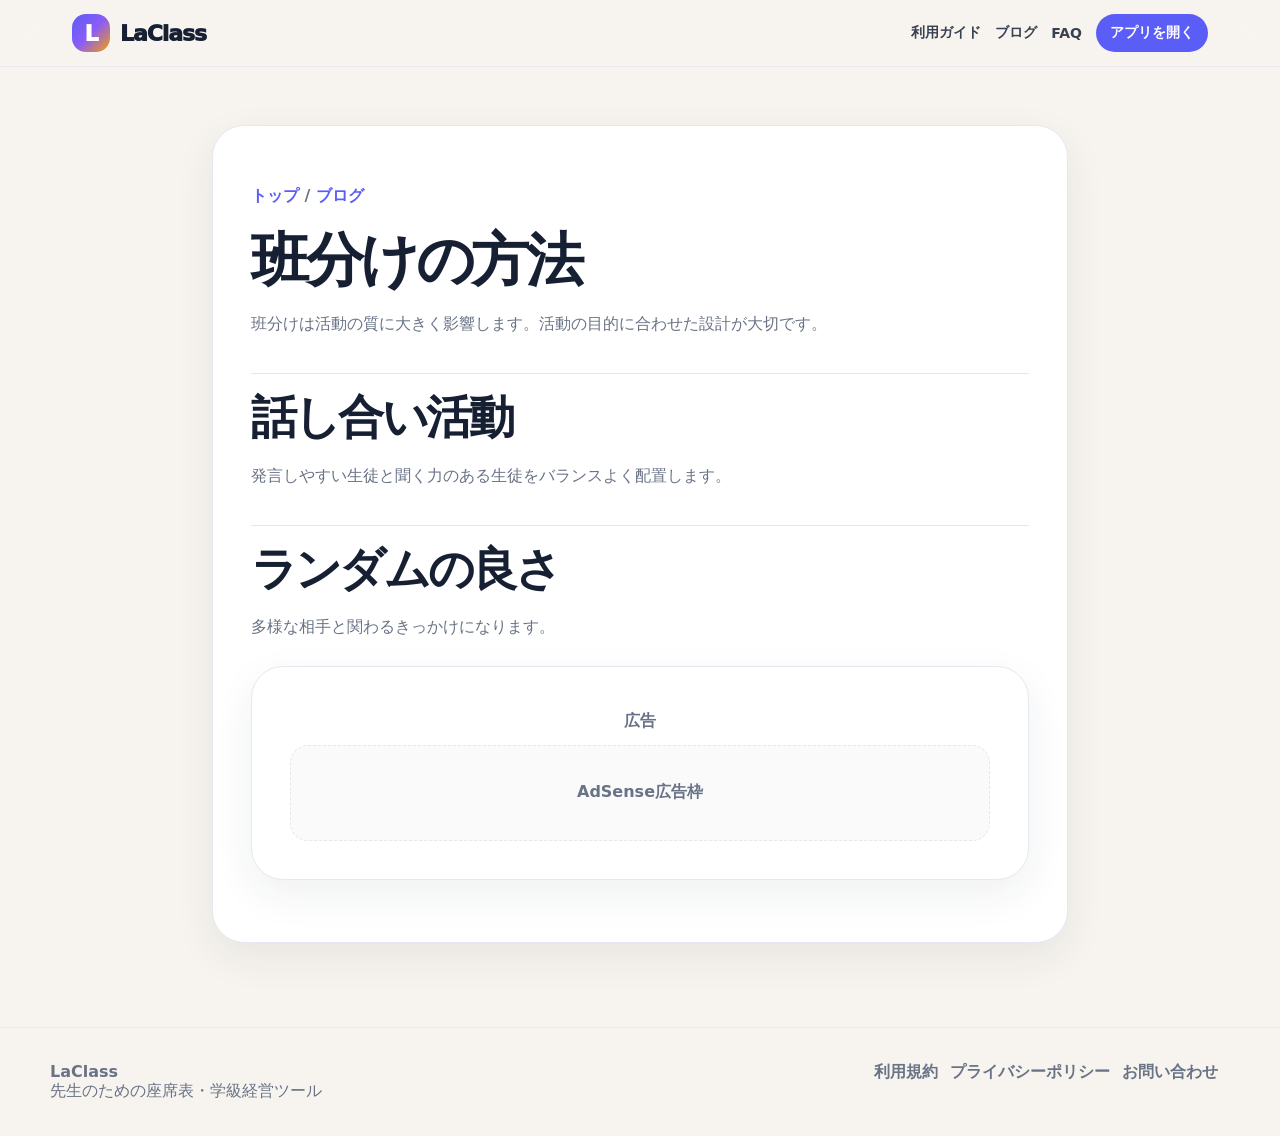
<file: blog/groups.html>
<!DOCTYPE html><html lang="ja"><head><meta charset="UTF-8"><meta name="viewport" content="width=device-width, initial-scale=1.0"><title>班分けの方法｜LaClass</title><meta name="description" content="授業や活動に合わせて公平な班分けをする方法を紹介します。"><link rel="stylesheet" href="../style.css"></head><body class="marketing-page"><header class="public-header"><nav class="public-nav"><a class="public-brand" href="../index.html"><span class="brand-mark">L</span><span>LaClass</span></a><div class="public-links"><a href="../guide.html">利用ガイド</a><a href="../blog.html">ブログ</a><a href="../faq.html">FAQ</a><a href="../app.html" class="nav-cta">アプリを開く</a></div></nav></header><main class="public-main article-layout"><article class="public-section article-body"><p class="breadcrumb"><a href="../index.html">トップ</a> / <a href="../blog.html">ブログ</a></p><h1>班分けの方法</h1><p>班分けは活動の質に大きく影響します。活動の目的に合わせた設計が大切です。</p><h2>話し合い活動</h2><p>発言しやすい生徒と聞く力のある生徒をバランスよく配置します。</p><h2>ランダムの良さ</h2><p>多様な相手と関わるきっかけになります。</p><section class="public-section ad-section"><p class="ad-label">広告</p><div class="ad-placeholder">AdSense広告枠</div></section></article></main><footer class="public-footer"><div class="public-footer-inner"><div><strong>LaClass</strong><br><span>先生のための座席表・学級経営ツール</span></div><div><a href="../terms.html">利用規約</a><a href="../privacy.html">プライバシーポリシー</a><a href="../contact.html">お問い合わせ</a></div></div></footer></body></html>
</file>
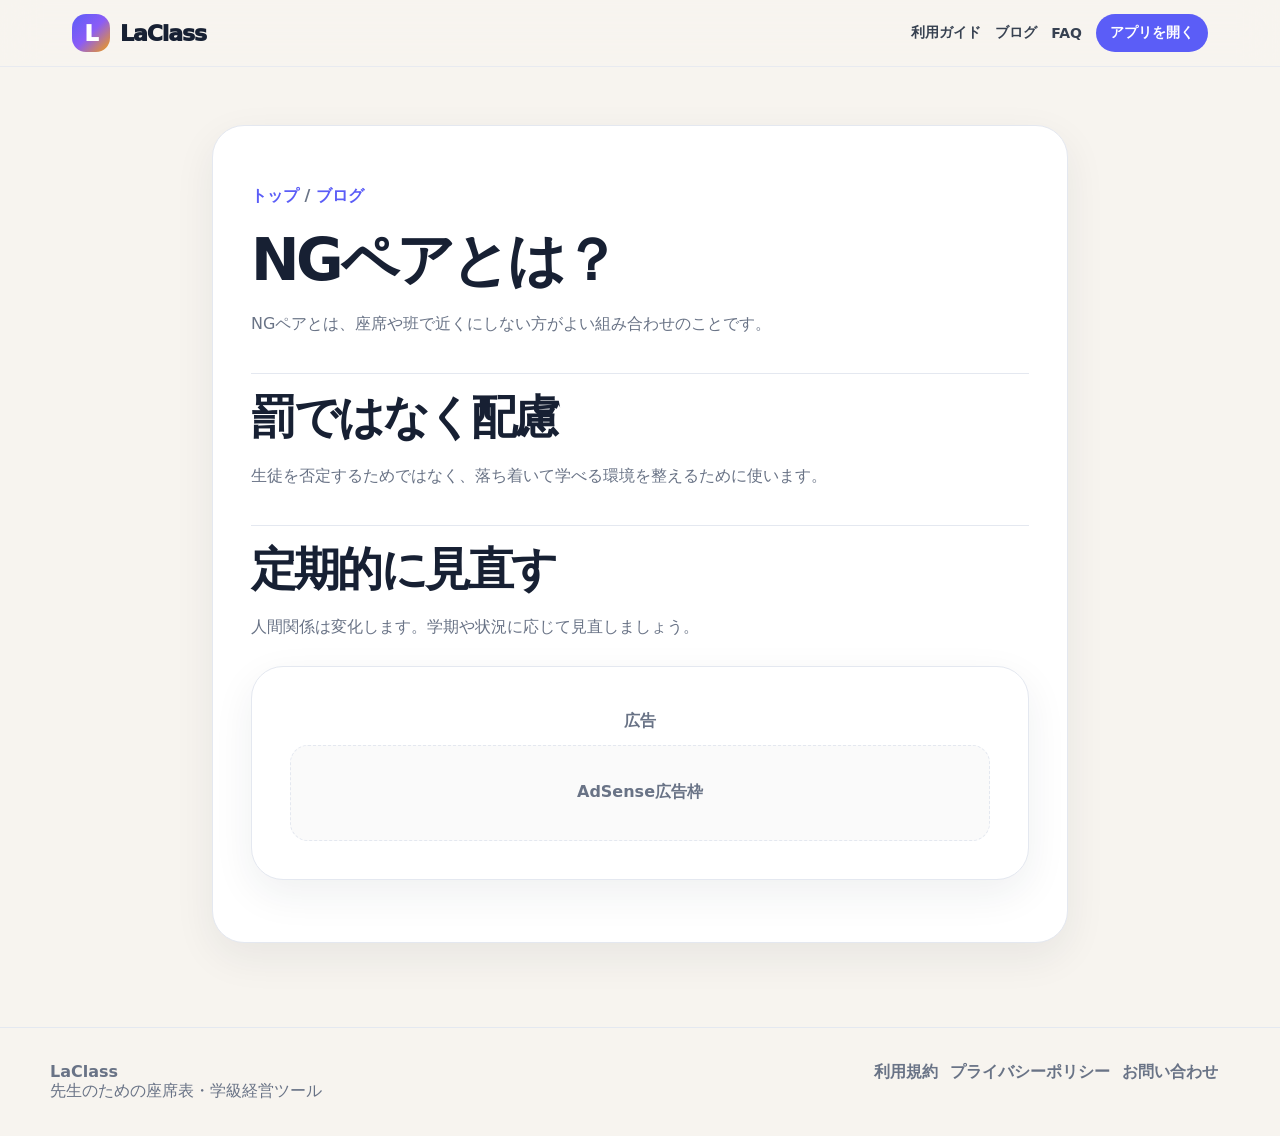
<file: blog/ngpair.html>
<!DOCTYPE html><html lang="ja"><head><meta charset="UTF-8"><meta name="viewport" content="width=device-width, initial-scale=1.0"><title>NGペアとは？｜LaClass</title><meta name="description" content="座席表づくりで使うNGペアの意味と使い方を解説します。"><link rel="stylesheet" href="../style.css"></head><body class="marketing-page"><header class="public-header"><nav class="public-nav"><a class="public-brand" href="../index.html"><span class="brand-mark">L</span><span>LaClass</span></a><div class="public-links"><a href="../guide.html">利用ガイド</a><a href="../blog.html">ブログ</a><a href="../faq.html">FAQ</a><a href="../app.html" class="nav-cta">アプリを開く</a></div></nav></header><main class="public-main article-layout"><article class="public-section article-body"><p class="breadcrumb"><a href="../index.html">トップ</a> / <a href="../blog.html">ブログ</a></p><h1>NGペアとは？</h1><p>NGペアとは、座席や班で近くにしない方がよい組み合わせのことです。</p><h2>罰ではなく配慮</h2><p>生徒を否定するためではなく、落ち着いて学べる環境を整えるために使います。</p><h2>定期的に見直す</h2><p>人間関係は変化します。学期や状況に応じて見直しましょう。</p><section class="public-section ad-section"><p class="ad-label">広告</p><div class="ad-placeholder">AdSense広告枠</div></section></article></main><footer class="public-footer"><div class="public-footer-inner"><div><strong>LaClass</strong><br><span>先生のための座席表・学級経営ツール</span></div><div><a href="../terms.html">利用規約</a><a href="../privacy.html">プライバシーポリシー</a><a href="../contact.html">お問い合わせ</a></div></div></footer></body></html>
</file>
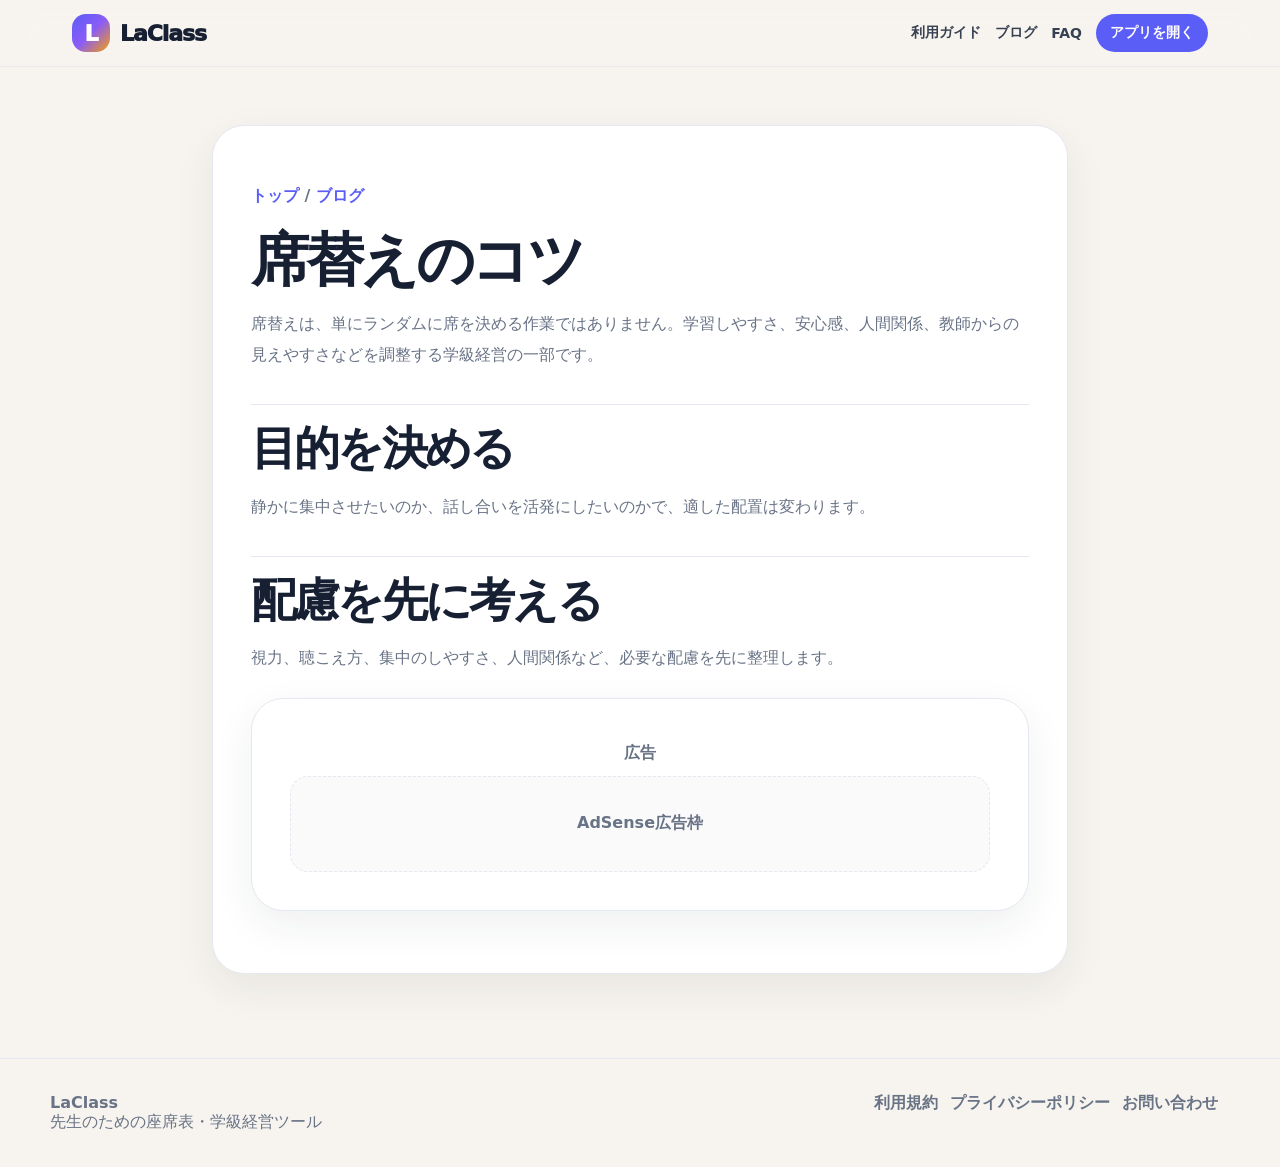
<file: blog/seating.html>
<!DOCTYPE html><html lang="ja"><head><meta charset="UTF-8"><meta name="viewport" content="width=device-width, initial-scale=1.0"><title>席替えのコツ｜LaClass</title><meta name="description" content="公平さと配慮を両立する席替えの考え方を解説します。"><link rel="stylesheet" href="../style.css"></head><body class="marketing-page"><header class="public-header"><nav class="public-nav"><a class="public-brand" href="../index.html"><span class="brand-mark">L</span><span>LaClass</span></a><div class="public-links"><a href="../guide.html">利用ガイド</a><a href="../blog.html">ブログ</a><a href="../faq.html">FAQ</a><a href="../app.html" class="nav-cta">アプリを開く</a></div></nav></header><main class="public-main article-layout"><article class="public-section article-body"><p class="breadcrumb"><a href="../index.html">トップ</a> / <a href="../blog.html">ブログ</a></p><h1>席替えのコツ</h1><p>席替えは、単にランダムに席を決める作業ではありません。学習しやすさ、安心感、人間関係、教師からの見えやすさなどを調整する学級経営の一部です。</p><h2>目的を決める</h2><p>静かに集中させたいのか、話し合いを活発にしたいのかで、適した配置は変わります。</p><h2>配慮を先に考える</h2><p>視力、聴こえ方、集中のしやすさ、人間関係など、必要な配慮を先に整理します。</p><section class="public-section ad-section"><p class="ad-label">広告</p><div class="ad-placeholder">AdSense広告枠</div></section></article></main><footer class="public-footer"><div class="public-footer-inner"><div><strong>LaClass</strong><br><span>先生のための座席表・学級経営ツール</span></div><div><a href="../terms.html">利用規約</a><a href="../privacy.html">プライバシーポリシー</a><a href="../contact.html">お問い合わせ</a></div></div></footer></body></html>
</file>
<file: style.css>
* { box-sizing: border-box; }

:root {
  --blue:#5b5df7;
  --purple:#8b5cf6;
  --orange:#f59e0b;
  --ink:#172033;
  --muted:#697386;
  --bg:#f5f3ee;
  --panel:#ffffff;
  --line:#e4e8f0;
  --soft:#f8f9fc;
  --danger:#e5484d;
  --warning:#b45f06;
}

body {
  margin:0;
  font-family:Inter, ui-sans-serif, system-ui, -apple-system, BlinkMacSystemFont, "Segoe UI", sans-serif;
  background:var(--bg);
  color:var(--ink);
}

button,input,textarea,select{font:inherit}
button{border:none;cursor:pointer}

.app-shell{display:grid;grid-template-columns:280px 1fr;min-height:100vh}
.sidebar{position:sticky;top:0;height:100vh;background:#121826;color:white;padding:24px;display:flex;flex-direction:column}
.brand{display:flex;align-items:center;gap:12px;margin-bottom:26px}
.brand-mark{width:44px;height:44px;border-radius:16px;background:linear-gradient(135deg,var(--blue),var(--purple),var(--orange));display:grid;place-items:center;font-weight:950;font-size:22px}
.brand strong{display:block;font-size:23px;letter-spacing:-.05em}
.brand span{color:#aeb7c8;font-size:12px}
.create-class-btn{width:100%;background:linear-gradient(135deg,var(--blue),var(--purple));color:white;border-radius:18px;padding:14px;font-weight:900;margin-bottom:22px}
.side-nav{display:grid;gap:8px}
.nav-item{text-align:left;background:transparent;color:#c9d2e3;padding:12px 14px;border-radius:14px;font-weight:750}
.nav-item.active,.nav-item:hover{background:rgba(255,255,255,.10);color:white}
.sidebar-footer{margin-top:auto;color:#aeb7c8;border-top:1px solid rgba(255,255,255,.10);padding-top:18px}
.sidebar-footer p{margin:0;font-weight:800}

.workspace{padding:28px;overflow:hidden}
.topbar{display:flex;justify-content:space-between;align-items:center;gap:18px;margin-bottom:24px}
.eyebrow{margin:0 0 4px;color:var(--muted);font-weight:800}
h1{margin:0;font-size:38px;letter-spacing:-.06em}
.top-actions{display:flex;gap:10px;align-items:center;flex-wrap:wrap}
select,input,textarea{width:100%;border:1px solid var(--line);background:white;border-radius:14px;padding:12px 14px}
textarea{min-height:120px;resize:vertical}
.top-actions select{min-width:140px}
button,.button{background:var(--blue);color:white;border-radius:999px;padding:12px 18px;font-weight:900}
.secondary{background:#20283a!important}
.ghost{background:#edf1f8!important;color:#283247!important}
.danger{background:var(--danger)!important}
.hidden{display:none!important}

.login-notice{background:#fff;border:1px solid var(--line);border-radius:18px;padding:14px 18px;margin:0 0 22px;color:var(--muted);box-shadow:0 8px 26px rgba(31,38,51,.06)}
.login-notice strong{color:var(--ink);margin-right:8px}
.login-notice.logged-in{background:#effdf5;border-color:#bbf7d0;color:#166534}
.save-status{background:#ffffff;border:1px solid var(--line);border-radius:999px;display:inline-flex;align-items:center;padding:8px 14px;margin:-8px 0 12px;color:var(--muted);font-size:12px;font-weight:900;box-shadow:0 8px 22px rgba(31,38,51,.05)}
.save-status.saving{color:#92400e;background:#fffbeb;border-color:#fde68a}
.save-status.saved{color:#166534;background:#f0fdf4;border-color:#bbf7d0}
.save-status.error{color:#991b1b;background:#fef2f2;border-color:#fecaca}

.view{display:none}
.view.active{display:block}
.hero-panel{background:linear-gradient(135deg,#5b5df7,#8b5cf6 60%,#f59e0b);color:white;border-radius:32px;padding:34px;display:grid;grid-template-columns:1fr 260px;gap:24px;align-items:center;box-shadow:0 24px 80px rgba(36,107,254,.24)}
.badge{display:inline-block;background:rgba(255,255,255,.18);border:1px solid rgba(255,255,255,.30);padding:7px 14px;border-radius:999px;font-weight:900}
.hero-panel h2{margin:14px 0;font-size:clamp(34px,5vw,64px);line-height:1.06;letter-spacing:-.07em}
.hero-panel p{line-height:1.7;font-size:17px}
.glass-card{background:rgba(255,255,255,.18);border:1px solid rgba(255,255,255,.28);border-radius:28px;padding:26px}
.glass-card strong{display:block;font-size:48px;letter-spacing:-.06em}

.actions{display:flex;gap:10px;flex-wrap:wrap;margin-top:16px}
.actions.center{justify-content:center}
.section{background:var(--panel);border-radius:28px;padding:26px;margin:22px 0;box-shadow:0 12px 38px rgba(31,38,51,.08)}
.inner-section{box-shadow:none;background:var(--soft)}
.section-title h3{margin:0 0 6px;font-size:26px;letter-spacing:-.04em}
.section-title p,.muted{color:var(--muted);line-height:1.7}
.small-note{margin:8px 0 0;font-size:13px}
.inline-controls{margin-top:16px}

.class-grid,.tool-grid,.result-grid,.ai-grid,.seo-grid{display:grid;grid-template-columns:repeat(auto-fit,minmax(240px,1fr));gap:14px;margin-top:18px}
.class-card,.tool-shortcut,.card,.ai-card{background:var(--soft);border:1px solid var(--line);border-radius:24px;padding:20px}
.class-card{cursor:pointer;transition:transform .18s ease,box-shadow .18s ease}
.class-card:hover{transform:translateY(-2px);box-shadow:0 18px 40px rgba(31,38,51,.10)}
.class-card.active-class{border-color:var(--blue);background:#f3f4ff}
.class-card h4{margin:0 0 8px;font-size:22px}
.tool-shortcut{color:var(--ink);text-align:left;display:grid;gap:6px;min-height:120px;background:white;font-size:28px}
.tool-shortcut strong{display:block;font-size:20px}
.tool-shortcut span{color:var(--muted);font-size:14px}

.control-panel,.print-panel{display:grid;grid-template-columns:repeat(auto-fit,minmax(190px,1fr));gap:14px;margin:16px 0}
.ng-zone-panel,.placement-panel{display:block;background:var(--soft);border:1px solid var(--line);border-radius:22px;padding:16px;margin:16px 0}
.control-panel.compact{grid-template-columns:repeat(auto-fit,minmax(150px,220px));align-items:end}
label{font-weight:850;font-size:14px;color:#3c465b}
.segmented{display:flex;flex-wrap:wrap;gap:8px;margin-top:8px}
.segmented button{background:#edf1f8;color:#283247;padding:10px 14px;border-radius:999px}
.segmented button.active{background:var(--blue);color:white}
.wide-segmented button{border-radius:14px}
.check-row{display:flex;flex-wrap:wrap;gap:14px;margin-top:10px}
.ai-options{display:flex;gap:16px;flex-wrap:wrap;margin-top:16px;color:var(--muted);font-weight:700}
.warning-box{margin-top:16px;background:#fff8ef;color:var(--warning);border:1px solid #ffd9a8;border-radius:18px;padding:14px 16px;line-height:1.6;font-weight:700}
.warning-box.hidden{display:none}

.print-seat-area{width:100%;max-width:1120px;margin:0 auto;display:flex;flex-direction:column;align-items:center}
.print-seat-area.print-teacher{flex-direction:column-reverse}
.blackboard{width:min(720px,100%);margin:20px auto 16px;padding:12px;background:#20283a;color:white;text-align:center;border-radius:16px;font-weight:950;letter-spacing:.18em}
.seat-chart{display:grid;justify-content:center;gap:12px;overflow-x:auto;padding:10px 0 30px}
.seat{min-width:120px;min-height:78px;background:white;border:2px solid var(--line);border-radius:20px;display:grid;place-items:center;text-align:center;font-weight:950;padding:8px;box-shadow:0 10px 24px rgba(31,38,51,.07);user-select:none;position:relative}
.seat[draggable=true]{cursor:grab}
.seat.dragging{opacity:.45;border-color:var(--blue)}
.seat.empty{background:#fafbfe;color:#a2aaba;font-weight:700}
.seat.care{border-color:var(--orange);background:#fff8ef}
.seat.ng-risk{border-color:var(--danger);background:#fff1f1}
.seat .seat-meta{position:absolute;right:8px;bottom:6px;font-size:11px;color:var(--muted);font-weight:800}
body.hide-number .seat-number,body.hide-gender .seat-gender{display:none}

.class-admin-grid{display:grid;grid-template-columns:1fr 1fr;gap:18px}
.settings-grid{display:grid;grid-template-columns:1fr 1fr;gap:22px}
.sub-panel{margin-top:22px;padding:18px;background:var(--soft);border:1px solid var(--line);border-radius:22px}
.sub-panel h4{margin:0 0 8px}
.memo-list,.mini-list,.pill-list{display:grid;gap:10px;margin-top:16px}
.memo-item,.gender-row,.student-row{background:white;border:1px solid var(--line);border-radius:16px;padding:12px}
.gender-row{display:grid;grid-template-columns:1fr 120px;align-items:center;gap:12px}
.memo-item .remove-btn{margin-top:8px;background:#edf1f8;color:#283247;padding:8px 12px;font-size:13px}
.pill-list{display:flex;flex-wrap:wrap}
.pill{background:white;border:1px solid var(--line);color:var(--ink);border-radius:999px;padding:9px 13px;font-weight:850}
.pill.active{background:var(--blue);color:white}
.student-table{display:grid;gap:8px;margin-top:14px}
.student-row{display:grid;grid-template-columns:58px 1fr 80px 1.2fr;gap:10px;align-items:center}
.student-row.header{background:#20283a;color:white;font-weight:900}

.card h4,.ai-card h4{margin-top:0;font-size:20px}
.card ul{margin:0;padding-left:20px;line-height:1.9}
.order-list{background:var(--soft);border:1px solid var(--line);border-radius:24px;padding:24px 24px 24px 52px;line-height:2;font-size:18px}
.timer-section{text-align:center}
.timer-display{font-size:clamp(68px,13vw,160px);font-weight:950;letter-spacing:-.08em;margin:30px 0}

.picker-layout{display:grid;grid-template-columns:1.2fr .8fr;gap:18px;margin-top:18px}
.picker-main-card{background:linear-gradient(135deg,#20283a,#5b5df7);color:white;border-radius:32px;padding:36px;text-align:center;box-shadow:0 24px 80px rgba(36,107,254,.20)}
.picker-label{font-size:14px;font-weight:900;opacity:.8}
.picked-student{font-size:clamp(48px,9vw,110px);font-weight:950;letter-spacing:-.08em;margin:22px 0}
.picked-meta{opacity:.8;font-weight:800}
.picker-side .sub-panel{margin-top:0;margin-bottom:18px}
.picker-side label{display:block;margin:12px 0}
.history-list{display:flex;flex-wrap:wrap;gap:10px;margin-top:14px}
.history-chip{background:white;border:1px solid var(--line);border-radius:999px;padding:10px 14px;font-weight:850}
.absent-row{display:flex;justify-content:space-between;gap:10px;align-items:center;background:white;border:1px solid var(--line);border-radius:16px;padding:10px 12px}

.ad-section{text-align:center}
.ad-label{color:var(--muted);font-size:12px;font-weight:800;margin:0 0 8px}
.ad-placeholder{border:1px dashed var(--line);background:#fafafa;color:var(--muted);border-radius:18px;min-height:96px;display:grid;place-items:center;font-weight:800}
.site-footer{padding:24px;text-align:center;color:var(--muted);display:flex;justify-content:center;gap:16px;flex-wrap:wrap}
.site-footer a{color:var(--blue);font-weight:800;text-decoration:none}

.modal{position:fixed;inset:0;background:rgba(18,24,38,.58);display:grid;place-items:center;padding:20px;z-index:10}
.modal.hidden{display:none}
.modal-card{width:min(560px,100%);background:white;border-radius:30px;padding:28px;box-shadow:0 30px 100px rgba(0,0,0,.28);position:relative}
.modal-close{position:absolute;right:18px;top:16px;background:#edf1f8;color:var(--ink);width:38px;height:38px;padding:0}

@media(max-width:980px){
  .app-shell{grid-template-columns:1fr}
  .sidebar{position:relative;height:auto}
  .side-nav{grid-template-columns:repeat(auto-fit,minmax(130px,1fr))}
  .hero-panel,.settings-grid,.class-admin-grid,.picker-layout{grid-template-columns:1fr}
  .topbar{align-items:flex-start;flex-direction:column}
  .top-actions{width:100%}
  .top-actions select{width:100%}
  .student-row{grid-template-columns:45px 1fr}
  .student-row span:nth-child(3),.student-row span:nth-child(4){font-size:12px;color:var(--muted)}
}

@media print{
  @page{size:A4 portrait;margin:10mm}
  .sidebar,.topbar,.section.no-print,.actions,.ai-options,.warning-box,.login-notice,.save-status,.ad-section,.site-footer{display:none!important}
  body{background:white}
  .app-shell{display:block}
  .workspace{padding:0}
  .view{display:none!important}
  #seatView{display:block!important}
  .print-seat-area{max-width:none;width:100%;page-break-inside:avoid}
  .blackboard{background:#222!important;color:white!important;border-radius:6px;margin:8px auto}
  .seat-chart{gap:7px;padding:8px 0;overflow:visible}
  .seat{box-shadow:none;border:1px solid #333;min-width:88px;min-height:54px;border-radius:8px;font-size:12px}
  .seat .seat-meta{font-size:9px;right:4px;bottom:3px}
}


.legal-page {
  max-width: 980px;
  margin: 0 auto;
}

.legal-page h1 {
  margin-bottom: 10px;
}

.legal-page h2 {
  margin-top: 34px;
  padding-top: 18px;
  border-top: 1px solid var(--line);
  font-size: 24px;
  letter-spacing: -0.03em;
}

.legal-page h3 {
  margin-top: 22px;
  font-size: 18px;
}

.legal-page p,
.legal-page li {
  line-height: 1.9;
}

.legal-page ul {
  padding-left: 1.4em;
}

.legal-page .button {
  display: inline-block;
  text-decoration: none;
}


/* LaClass 7.0 commercial pages */
.marketing-page {
  background: #f7f4ef;
  color: var(--ink);
}

.public-header {
  position: sticky;
  top: 0;
  z-index: 20;
  background: rgba(247, 244, 239, .88);
  backdrop-filter: blur(18px);
  border-bottom: 1px solid rgba(228,232,240,.82);
}

.public-nav {
  max-width: 1180px;
  margin: 0 auto;
  padding: 14px 22px;
  display: flex;
  align-items: center;
  justify-content: space-between;
  gap: 16px;
}

.public-brand {
  display: flex;
  align-items: center;
  gap: 10px;
  color: var(--ink);
  text-decoration: none;
  font-weight: 950;
  font-size: 22px;
  letter-spacing: -.05em;
}

.public-brand .brand-mark {
  width: 38px;
  height: 38px;
  border-radius: 14px;
  color: white;
}

.public-links {
  display: flex;
  align-items: center;
  gap: 14px;
  flex-wrap: wrap;
}

.public-links a {
  color: #374151;
  text-decoration: none;
  font-weight: 850;
  font-size: 14px;
}

.public-links .nav-cta {
  color: white;
  background: var(--blue);
  padding: 10px 14px;
  border-radius: 999px;
}

.public-main {
  max-width: 1180px;
  margin: 0 auto;
  padding: 34px 22px 60px;
}

.marketing-hero {
  display: grid;
  grid-template-columns: 1.15fr .85fr;
  gap: 24px;
  align-items: center;
  padding: 52px 0 34px;
}

.marketing-hero-card {
  background: linear-gradient(135deg,#5b5df7,#8b5cf6 62%,#f59e0b);
  color: white;
  border-radius: 38px;
  padding: clamp(30px,5vw,58px);
  box-shadow: 0 30px 90px rgba(91,93,247,.25);
}

.marketing-hero-card h1 {
  font-size: clamp(42px,7vw,78px);
  line-height: 1.04;
  letter-spacing: -.08em;
  margin: 16px 0;
}

.marketing-hero-card p {
  font-size: 18px;
  line-height: 1.85;
  max-width: 720px;
}

.hero-actions {
  display: flex;
  flex-wrap: wrap;
  gap: 12px;
  margin-top: 24px;
}

.hero-actions a,
.public-button {
  display: inline-flex;
  align-items: center;
  justify-content: center;
  text-decoration: none;
  border-radius: 999px;
  padding: 13px 18px;
  font-weight: 950;
}

.hero-actions .primary,
.public-button.primary {
  background: white;
  color: var(--blue);
}

.hero-actions .dark,
.public-button.dark {
  background: #172033;
  color: white;
}

.hero-actions .outline,
.public-button.outline {
  background: rgba(255,255,255,.16);
  color: white;
  border: 1px solid rgba(255,255,255,.35);
}

.preview-panel {
  background: white;
  border: 1px solid var(--line);
  border-radius: 34px;
  padding: 22px;
  box-shadow: 0 24px 70px rgba(31,38,51,.12);
}

.preview-top {
  display: flex;
  justify-content: space-between;
  color: var(--muted);
  font-weight: 900;
  font-size: 13px;
  margin-bottom: 16px;
}

.preview-grid {
  display: grid;
  grid-template-columns: repeat(3, 1fr);
  gap: 9px;
}

.preview-seat {
  min-height: 52px;
  border-radius: 16px;
  background: #f3f4ff;
  border: 1px solid #dfe2ff;
  display: grid;
  place-items: center;
  font-weight: 950;
  font-size: 12px;
}

.preview-seat:nth-child(2n) {
  background: #fff8ef;
  border-color: #ffe4c2;
}

.public-section {
  background: white;
  border: 1px solid var(--line);
  border-radius: 32px;
  padding: clamp(24px,4vw,38px);
  margin: 24px 0;
  box-shadow: 0 14px 42px rgba(31,38,51,.07);
}

.public-section.soft {
  background: #fbfcff;
}

.public-section h2 {
  font-size: clamp(28px,4vw,46px);
  line-height: 1.12;
  letter-spacing: -.06em;
  margin: 0 0 12px;
}

.public-section > p {
  color: var(--muted);
  line-height: 1.8;
  font-size: 16px;
}

.feature-grid,
.article-grid,
.faq-grid,
.steps-grid {
  display: grid;
  grid-template-columns: repeat(auto-fit,minmax(230px,1fr));
  gap: 14px;
  margin-top: 22px;
}

.feature-card,
.article-card,
.faq-card,
.step-card {
  background: var(--soft);
  border: 1px solid var(--line);
  border-radius: 24px;
  padding: 20px;
}

.feature-card .icon {
  font-size: 30px;
  margin-bottom: 12px;
}

.feature-card h3,
.article-card h3,
.faq-card h3,
.step-card h3 {
  margin: 0 0 8px;
  font-size: 20px;
  letter-spacing: -.03em;
}

.feature-card p,
.article-card p,
.faq-card p,
.step-card p {
  color: var(--muted);
  line-height: 1.75;
}

.article-card a {
  color: var(--blue);
  font-weight: 950;
  text-decoration: none;
}

.pricing-card {
  background: linear-gradient(135deg,#172033,#293249);
  color: white;
  border-radius: 30px;
  padding: 28px;
  margin-top: 20px;
}

.pricing-card p {
  color: #c9d2e3;
}

.legal-layout,
.article-layout {
  max-width: 900px;
  margin: 0 auto;
}

.article-body h1,
.legal-layout h1 {
  font-size: clamp(34px,5vw,58px);
  letter-spacing: -.06em;
  line-height: 1.08;
}

.article-body h2,
.legal-layout h2 {
  margin-top: 34px;
  padding-top: 18px;
  border-top: 1px solid var(--line);
}

.article-body p,
.article-body li,
.legal-layout p,
.legal-layout li {
  line-height: 1.95;
}

.article-body ul,
.legal-layout ul,
.article-body ol,
.legal-layout ol {
  padding-left: 1.4em;
}

.breadcrumb {
  color: var(--muted);
  font-weight: 850;
  margin-bottom: 18px;
}

.breadcrumb a {
  color: var(--blue);
  text-decoration: none;
}

.contact-box {
  background: #f0fdf4;
  border: 1px solid #bbf7d0;
  color: #166534;
  border-radius: 24px;
  padding: 20px;
  margin-top: 18px;
}

.public-footer {
  border-top: 1px solid var(--line);
  padding: 34px 22px;
  color: var(--muted);
}

.public-footer-inner {
  max-width: 1180px;
  margin: 0 auto;
  display: flex;
  justify-content: space-between;
  gap: 18px;
  flex-wrap: wrap;
}

.public-footer a {
  color: var(--muted);
  text-decoration: none;
  font-weight: 850;
  margin-right: 12px;
}

@media(max-width: 860px) {
  .marketing-hero {
    grid-template-columns: 1fr;
  }
  .public-nav {
    align-items: flex-start;
    flex-direction: column;
  }
  .public-links {
    gap: 10px;
  }
}

/* LaClass 7.0 complete */
.marketing-page{background:#f7f4ef;color:var(--ink)}
.public-header{position:sticky;top:0;z-index:20;background:rgba(247,244,239,.88);backdrop-filter:blur(18px);border-bottom:1px solid rgba(228,232,240,.82)}
.public-nav{max-width:1180px;margin:0 auto;padding:14px 22px;display:flex;align-items:center;justify-content:space-between;gap:16px}
.public-brand{display:flex;align-items:center;gap:10px;color:var(--ink);text-decoration:none;font-weight:950;font-size:22px;letter-spacing:-.05em}
.public-brand .brand-mark{width:38px;height:38px;border-radius:14px;color:white}
.public-links{display:flex;align-items:center;gap:14px;flex-wrap:wrap}
.public-links a{color:#374151;text-decoration:none;font-weight:850;font-size:14px}
.public-links .nav-cta{color:white;background:var(--blue);padding:10px 14px;border-radius:999px}
.public-main{max-width:1180px;margin:0 auto;padding:34px 22px 60px}
.marketing-hero{display:grid;grid-template-columns:1.15fr .85fr;gap:24px;align-items:center;padding:52px 0 34px}
.marketing-hero-card{background:linear-gradient(135deg,#5b5df7,#8b5cf6 62%,#f59e0b);color:white;border-radius:38px;padding:clamp(30px,5vw,58px);box-shadow:0 30px 90px rgba(91,93,247,.25)}
.marketing-hero-card h1{font-size:clamp(42px,7vw,78px);line-height:1.04;letter-spacing:-.08em;margin:16px 0}
.marketing-hero-card p{font-size:18px;line-height:1.85;max-width:720px}
.hero-actions{display:flex;flex-wrap:wrap;gap:12px;margin-top:24px}
.hero-actions a,.public-button{display:inline-flex;align-items:center;justify-content:center;text-decoration:none;border-radius:999px;padding:13px 18px;font-weight:950}
.hero-actions .primary,.public-button.primary{background:white;color:var(--blue)}
.hero-actions .dark,.public-button.dark{background:#172033;color:white}
.hero-actions .outline,.public-button.outline{background:rgba(255,255,255,.16);color:white;border:1px solid rgba(255,255,255,.35)}
.preview-panel{background:white;border:1px solid var(--line);border-radius:34px;padding:22px;box-shadow:0 24px 70px rgba(31,38,51,.12)}
.preview-top{display:flex;justify-content:space-between;color:var(--muted);font-weight:900;font-size:13px;margin-bottom:16px}
.preview-grid{display:grid;grid-template-columns:repeat(3,1fr);gap:9px}
.preview-seat{min-height:52px;border-radius:16px;background:#f3f4ff;border:1px solid #dfe2ff;display:grid;place-items:center;font-weight:950;font-size:12px}
.preview-seat:nth-child(2n){background:#fff8ef;border-color:#ffe4c2}
.public-section{background:white;border:1px solid var(--line);border-radius:32px;padding:clamp(24px,4vw,38px);margin:24px 0;box-shadow:0 14px 42px rgba(31,38,51,.07)}
.public-section.soft{background:#fbfcff}
.public-section h1{font-size:clamp(34px,5vw,58px);letter-spacing:-.06em;line-height:1.08}
.public-section h2{font-size:clamp(28px,4vw,46px);line-height:1.12;letter-spacing:-.06em;margin:0 0 12px}
.public-section>p{color:var(--muted);line-height:1.8;font-size:16px}
.feature-grid,.article-grid,.faq-grid,.steps-grid{display:grid;grid-template-columns:repeat(auto-fit,minmax(230px,1fr));gap:14px;margin-top:22px}
.feature-card,.article-card,.faq-card,.step-card{background:var(--soft);border:1px solid var(--line);border-radius:24px;padding:20px}
.feature-card .icon{font-size:30px;margin-bottom:12px}
.feature-card h3,.article-card h3,.faq-card h3,.step-card h3{margin:0 0 8px;font-size:20px;letter-spacing:-.03em}
.feature-card p,.article-card p,.faq-card p,.step-card p{color:var(--muted);line-height:1.75}
.article-card a{color:var(--blue);font-weight:950;text-decoration:none}
.legal-layout,.article-layout{max-width:900px;margin:0 auto}
.article-body h2,.legal-layout h2{margin-top:34px;padding-top:18px;border-top:1px solid var(--line)}
.article-body p,.article-body li,.legal-layout p,.legal-layout li{line-height:1.95}
.breadcrumb{color:var(--muted);font-weight:850;margin-bottom:18px}
.breadcrumb a{color:var(--blue);text-decoration:none}
.contact-box{background:#f0fdf4;border:1px solid #bbf7d0;color:#166534;border-radius:24px;padding:20px;margin-top:18px}
.public-footer{border-top:1px solid var(--line);padding:34px 22px;color:var(--muted)}
.public-footer-inner{max-width:1180px;margin:0 auto;display:flex;justify-content:space-between;gap:18px;flex-wrap:wrap}
.public-footer a{color:var(--muted);text-decoration:none;font-weight:850;margin-right:12px}
@media(max-width:860px){.marketing-hero{grid-template-columns:1fr}.public-nav{align-items:flex-start;flex-direction:column}.public-links{gap:10px}}


/* LaClass 8.0 contact form */
.contact-form {
  display: grid;
  gap: 18px;
  margin-top: 24px;
}

.form-grid {
  display: grid;
  grid-template-columns: repeat(auto-fit, minmax(240px, 1fr));
  gap: 16px;
}

.contact-form label {
  display: grid;
  gap: 8px;
  font-weight: 900;
}

.contact-form input,
.contact-form select,
.contact-form textarea {
  width: 100%;
}

.contact-form textarea {
  min-height: 180px;
}

.agree-row {
  display: flex !important;
  grid-template-columns: none !important;
  align-items: flex-start;
  gap: 10px !important;
  font-weight: 700 !important;
  color: var(--muted);
}

.agree-row input {
  width: auto;
  margin-top: 4px;
}

.contact-status {
  border-radius: 20px;
  padding: 14px 16px;
  margin: 20px 0;
  font-weight: 900;
  line-height: 1.7;
}

.contact-status.success {
  background: #f0fdf4;
  border: 1px solid #bbf7d0;
  color: #166534;
}

.contact-status.error {
  background: #fef2f2;
  border: 1px solid #fecaca;
  color: #991b1b;
}

.contact-status.hidden {
  display: none;
}

.contact-form button:disabled {
  opacity: .65;
  cursor: not-allowed;
}
</file>
